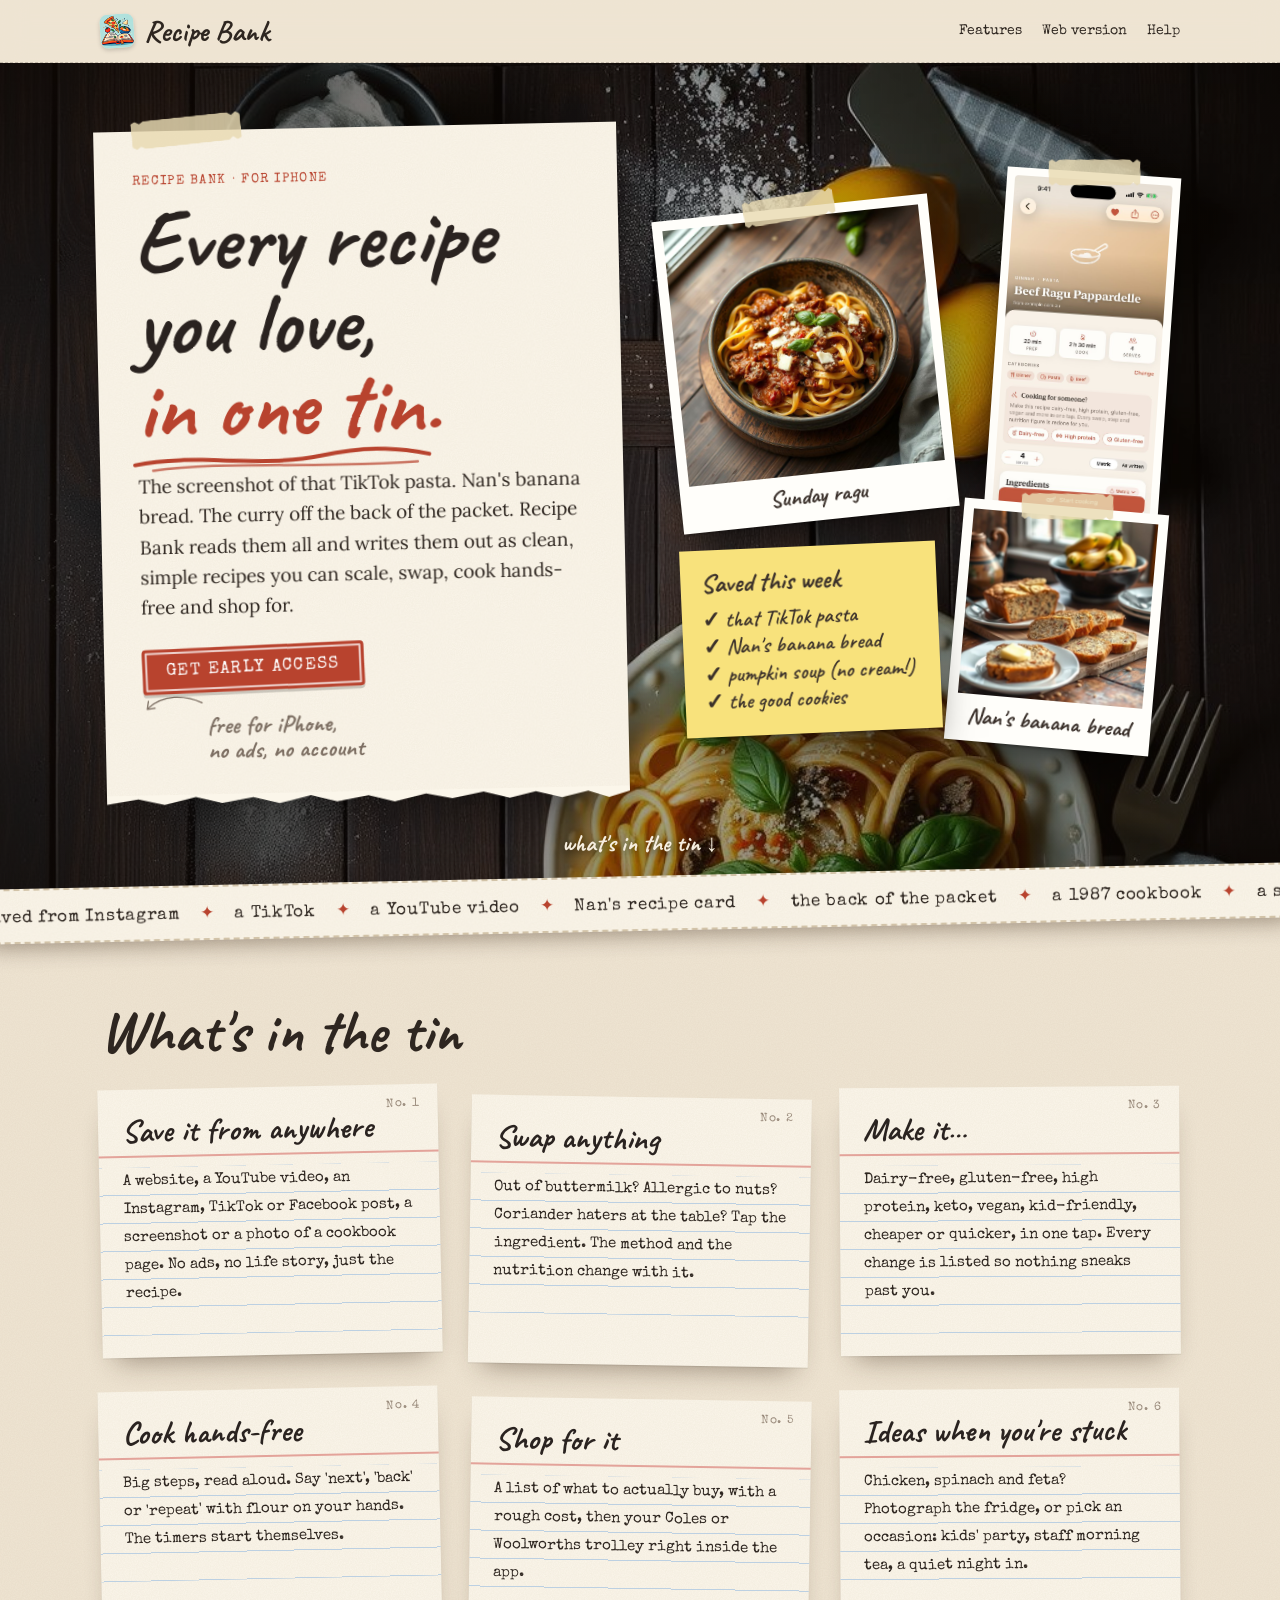
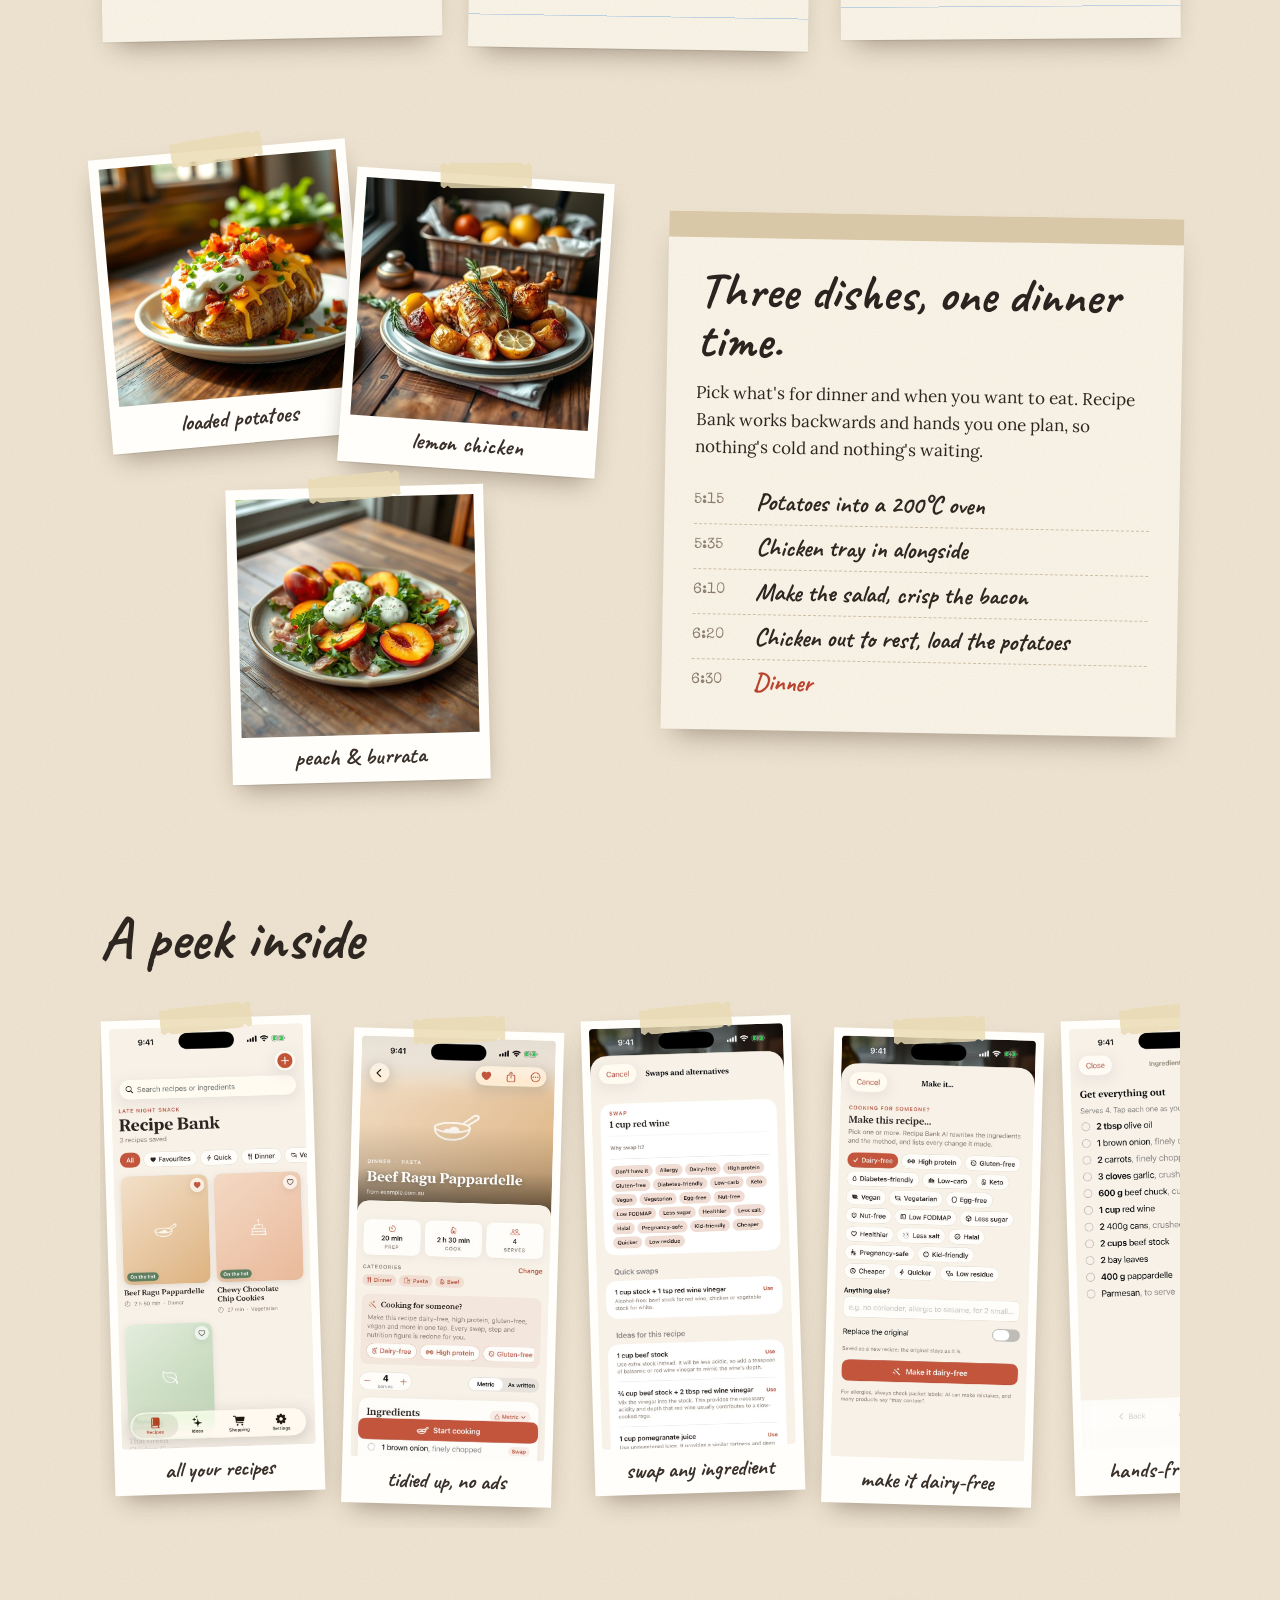
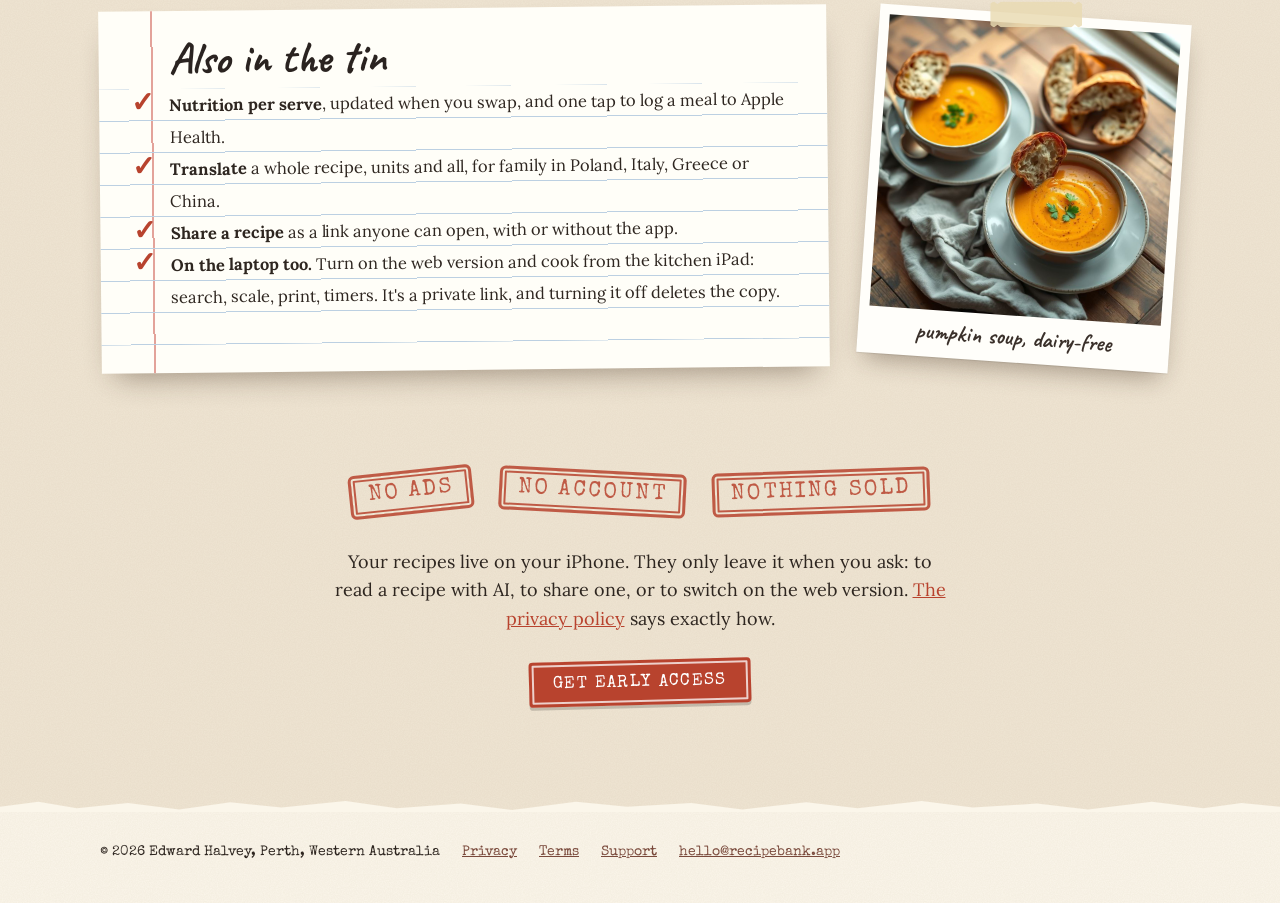
<file: index.html>
<!doctype html>
<html lang="en-AU">
<head>
<meta charset="utf-8">
<script async src="https://www.googletagmanager.com/gtag/js?id=G-C3EH7R542Y"></script>
<script>window.dataLayer=window.dataLayer||[];function gtag(){dataLayer.push(arguments);}gtag('js',new Date());gtag('config','G-C3EH7R542Y');</script>
<meta name="viewport" content="width=device-width, initial-scale=1, viewport-fit=cover">
<title>Recipe Bank: every recipe you love, in one place</title>
<meta name="description" content="Save recipes from any website, video, screenshot or message. Swap ingredients, make any recipe dairy-free or high protein, cook hands-free and shop at Coles or Woolworths.">
<meta property="og:title" content="Recipe Bank: every recipe you love, in one place">
<meta property="og:description" content="Save recipes from any website, video, screenshot or message. Swap ingredients, make any recipe dairy-free or high protein, cook hands-free and shop at Coles or Woolworths.">
<meta property="og:image" content="https://recipebank.app/assets/og.jpg">
<meta name="theme-color" content="#EFE5D3">
<link rel="icon" href="/assets/icon-64.png">
<link rel="apple-touch-icon" href="/assets/icon-180.png">
<link rel="preconnect" href="https://fonts.googleapis.com"><link rel="preconnect" href="https://fonts.gstatic.com" crossorigin><link href="https://fonts.googleapis.com/css2?family=Caveat:wght@500;700&family=Lora:ital,wght@0,400;0,500;0,600;1,400&family=Special+Elite&display=swap" rel="stylesheet">
<link rel="stylesheet" href="/assets/site.css?v=5">

</head>
<body>
<header class="top"><div class="wrap">
<a class="brand" href="/"><img src="/assets/icon-64.png" alt="">Recipe Bank</a>
<nav><a class="hide-sm" href="/#features">Features</a><a class="hide-sm" href="/my/">Web version</a><a href="/support/">Help</a></nav>
</div></header>
<main class="scrap">
<section class="s-hero"><div class="wrap">
  <div class="s-hero-text note-card drop" style="--r:-1.2deg;--d:.05s">
    <span class="kicker">Recipe Bank · for iPhone</span>
    <h1>Every recipe you love, <span class="scribble">in one tin.<svg class="ul" viewBox="0 0 300 24" preserveAspectRatio="none" aria-hidden="true"><path pathLength="1" d="M3 15 C 60 5, 120 20, 180 10 S 270 8, 297 13"/><path pathLength="1" class="ul2" d="M20 20 C 90 12, 170 22, 285 16"/></svg></span></h1>
    <p class="lead">The screenshot of that TikTok pasta. Nan's banana bread. The curry off the back of the packet. Recipe Bank reads them all and writes them out as clean, simple recipes you can scale, swap, cook hands-free and shop for.</p>
    <div class="cta">
      <a class="stamp-btn" href="mailto:hello@recipebank.app?subject=Recipe%20Bank%20early%20access">Get early access</a>
      <span class="aside"><svg class="arrow" viewBox="0 0 120 70" aria-hidden="true"><path d="M4 8 C 40 4, 78 18, 96 50" fill="none" stroke="currentColor" stroke-width="2.4" stroke-linecap="round"/><path d="M84 46 L97 53 L100 38" fill="none" stroke="currentColor" stroke-width="2.4" stroke-linecap="round" stroke-linejoin="round"/></svg>free for iPhone,<br>no ads, no account</span>
    </div>
  </div>
  <div class="collage" aria-hidden="true">
    <div class="drop c1" style="--r:-6deg;--d:.35s" data-depth="18"><figure class="polaroid tape "><img src="/assets/food/ragu.jpg" alt="Sunday ragu" loading="lazy" width="800" height="800"><figcaption>Sunday ragu</figcaption></figure></div>
    <div class="drop c3" style="--r:4deg;--d:.55s" data-depth="30"><div class="print tape"><img src="/assets/shots/recipe.jpg" alt="" width="600" height="1303"></div></div>
    <div class="drop c2" style="--r:5deg;--d:.75s" data-depth="12"><figure class="polaroid tape "><img src="/assets/food/bananabread.jpg" alt="Nan's banana bread" loading="lazy" width="800" height="800"><figcaption>Nan's banana bread</figcaption></figure></div>
    <div class="drop c4" style="--r:-2.5deg;--d:.95s" data-depth="24"><div class="sticky"><b>Saved this week</b><span>✓ that TikTok pasta</span><span>✓ Nan's banana bread</span><span>✓ pumpkin soup (no cream!)</span><span>✓ the good cookies</span></div></div>
  </div>
</div>
<a class="scroll-cue" href="#features" aria-label="See what it does">what's in the tin ↓</a>
</section>

<div class="ticker" aria-label="Recipe Bank reads recipes from Instagram, TikTok, YouTube, websites, screenshots, cookbooks and handwritten cards"><div class="ticker-track" aria-hidden="true"><span>Saved from Instagram</span><i>✦</i><span>a TikTok</span><i>✦</i><span>a YouTube video</span><i>✦</i><span>Nan's recipe card</span><i>✦</i><span>the back of the packet</span><i>✦</i><span>a 1987 cookbook</span><i>✦</i><span>a screenshot</span><i>✦</i><span>a Facebook post</span><i>✦</i><span>a food blog, minus the life story</span><i>✦</i><span>a photo of the fridge</span><i>✦</i><span>Saved from Instagram</span><i>✦</i><span>a TikTok</span><i>✦</i><span>a YouTube video</span><i>✦</i><span>Nan's recipe card</span><i>✦</i><span>the back of the packet</span><i>✦</i><span>a 1987 cookbook</span><i>✦</i><span>a screenshot</span><i>✦</i><span>a Facebook post</span><i>✦</i><span>a food blog, minus the life story</span><i>✦</i><span>a photo of the fridge</span><i>✦</i></div></div>

<section class="s-tin" id="features"><div class="wrap">
  <h2 class="hand">What's in the tin</h2>
  <div class="icards">
    <article class="icard"><span class="no">No. 1</span><h3>Save it from anywhere</h3><p>A website, a YouTube video, an Instagram, TikTok or Facebook post, a screenshot or a photo of a cookbook page. No ads, no life story, just the recipe.</p></article>
    <article class="icard"><span class="no">No. 2</span><h3>Swap anything</h3><p>Out of buttermilk? Allergic to nuts? Coriander haters at the table? Tap the ingredient. The method and the nutrition change with it.</p></article>
    <article class="icard"><span class="no">No. 3</span><h3>Make it…</h3><p>Dairy-free, gluten-free, high protein, keto, vegan, kid-friendly, cheaper or quicker, in one tap. Every change is listed so nothing sneaks past you.</p></article>
    <article class="icard"><span class="no">No. 4</span><h3>Cook hands-free</h3><p>Big steps, read aloud. Say 'next', 'back' or 'repeat' with flour on your hands. The timers start themselves.</p></article>
    <article class="icard"><span class="no">No. 5</span><h3>Shop for it</h3><p>A list of what to actually buy, with a rough cost, then your Coles or Woolworths trolley right inside the app.</p></article>
    <article class="icard"><span class="no">No. 6</span><h3>Ideas when you're stuck</h3><p>Chicken, spinach and feta? Photograph the fridge, or pick an occasion: kids' party, staff morning tea, a quiet night in.</p></article>
  </div>
</div></section>

<section class="s-dinner"><div class="wrap">
  <div class="dinner-photos" aria-hidden="true">
    <figure class="polaroid tape d1"><img src="/assets/food/potato.jpg" alt="loaded potatoes" loading="lazy" width="800" height="800"><figcaption>loaded potatoes</figcaption></figure>
    <figure class="polaroid tape d2"><img src="/assets/food/chicken.jpg" alt="lemon chicken" loading="lazy" width="800" height="800"><figcaption>lemon chicken</figcaption></figure>
    <figure class="polaroid tape d3"><img src="/assets/food/salad.jpg" alt="peach & burrata" loading="lazy" width="800" height="800"><figcaption>peach & burrata</figcaption></figure>
  </div>
  <div class="dinner-card">
    <h2 class="hand">Three dishes, one dinner time.</h2>
    <p>Pick what's for dinner and when you want to eat. Recipe Bank works backwards and hands you one plan, so nothing's cold and nothing's waiting.</p>
    <ol class="plan">
      <li><time>5:15</time>Potatoes into a 200°C oven</li>
      <li><time>5:35</time>Chicken tray in alongside</li>
      <li><time>6:10</time>Make the salad, crisp the bacon</li>
      <li><time>6:20</time>Chicken out to rest, load the potatoes</li>
      <li><time>6:30</time><b>Dinner</b></li>
    </ol>
  </div>
</div></section>

<section class="s-peek"><div class="wrap">
  <h2 class="hand">A peek inside</h2>
  <div class="prints">
    <figure class="print tape"><img src="/assets/shots/list.jpg" alt="all your recipes" loading="lazy" width="600" height="1303"><figcaption>all your recipes</figcaption></figure>
    <figure class="print tape"><img src="/assets/shots/recipe.jpg" alt="tidied up, no ads" loading="lazy" width="600" height="1303"><figcaption>tidied up, no ads</figcaption></figure>
    <figure class="print tape"><img src="/assets/shots/swap.jpg" alt="swap any ingredient" loading="lazy" width="600" height="1303"><figcaption>swap any ingredient</figcaption></figure>
    <figure class="print tape"><img src="/assets/shots/adapt.jpg" alt="make it dairy-free" loading="lazy" width="600" height="1303"><figcaption>make it dairy-free</figcaption></figure>
    <figure class="print tape"><img src="/assets/shots/cook.jpg" alt="hands-free cooking" loading="lazy" width="600" height="1303"><figcaption>hands-free cooking</figcaption></figure>
    <figure class="print tape"><img src="/assets/shots/ideas.jpg" alt="ideas for any occasion" loading="lazy" width="600" height="1303"><figcaption>ideas for any occasion</figcaption></figure>
    <figure class="print tape"><img src="/assets/shots/shopping.jpg" alt="the shopping, sorted" loading="lazy" width="600" height="1303"><figcaption>the shopping, sorted</figcaption></figure>
    <figure class="print tape"><img src="/assets/shots/nutrition.jpg" alt="nutrition per serve" loading="lazy" width="600" height="1303"><figcaption>nutrition per serve</figcaption></figure>
  </div>
</div></section>

<section class="s-more"><div class="wrap">
  <div class="notebook">
    <h2 class="hand">Also in the tin</h2>
    <ul>
      <li><b>Nutrition per serve</b>, updated when you swap, and one tap to log a meal to Apple Health.</li>
      <li><b>Translate</b> a whole recipe, units and all, for family in Poland, Italy, Greece or China.</li>
      <li><b>Share a recipe</b> as a link anyone can open, with or without the app.</li>
      <li><b>On the laptop too.</b> Turn on the web version and cook from the kitchen iPad: search, scale, print, timers. It's a private link, and turning it off deletes the copy.</li>
    </ul>
  </div>
  <figure class="polaroid tape m1"><img src="/assets/food/soup.jpg" alt="pumpkin soup, dairy-free" loading="lazy" width="800" height="800"><figcaption>pumpkin soup, dairy-free</figcaption></figure>
</div></section>

<section class="s-private"><div class="wrap">
  <div class="stamps" aria-hidden="true"><span>No ads</span><span>No account</span><span>Nothing sold</span></div>
  <p>Your recipes live on your iPhone. They only leave it when you ask: to read a recipe with AI, to share one, or to switch on the web version. <a href="/privacy/">The privacy policy</a> says exactly how.</p>
  <p><a class="stamp-btn" href="mailto:hello@recipebank.app?subject=Recipe%20Bank%20early%20access">Get early access</a></p>
</div></section>
</main>
<footer><div class="wrap">
<span>© 2026 Edward Halvey, Perth, Western Australia</span>
<a href="/privacy/">Privacy</a><a href="/terms/">Terms</a><a href="/support/">Support</a><a href="mailto:hello@recipebank.app">hello@recipebank.app</a>
</div></footer>
<script>
(function(){
  if (matchMedia('(prefers-reduced-motion: reduce)').matches) return;
  var items = [].slice.call(document.querySelectorAll('.collage [data-depth]'));
  var hero = document.querySelector('.s-hero'), ticking = false;
  function move(){ var y = Math.min(scrollY, hero.offsetHeight);
    items.forEach(function(el){ el.style.setProperty('--py', (-y * el.dataset.depth / 100) + 'px'); }); ticking = false; }
  addEventListener('scroll', function(){ if (!ticking) { ticking = true; requestAnimationFrame(move); } }, {passive: true});
  var io = new IntersectionObserver(function(es){ es.forEach(function(e){ if (e.isIntersecting) { e.target.classList.add('in'); io.unobserve(e.target); } }); }, {rootMargin: '0px 0px -8% 0px'});
  document.querySelectorAll('.icard, .dinner-card, .dinner-photos .polaroid, .notebook, .m1, .stamps span').forEach(function(el, i){ el.classList.add('reveal'); io.observe(el); });
})();
</script>
</body>
</html>
</file>
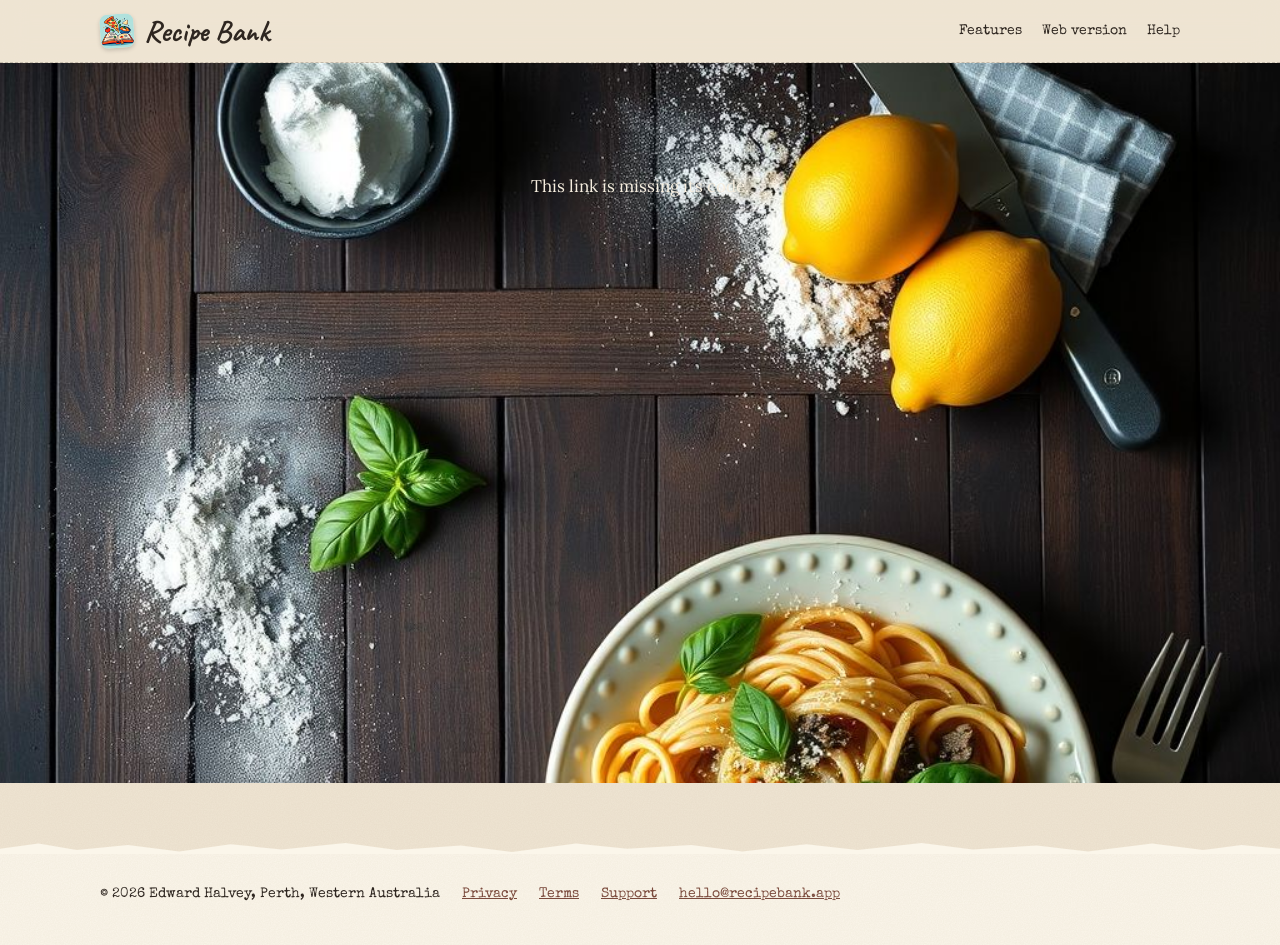
<file: d/index.html>
<!doctype html>
<html lang="en-AU">
<head>
<meta charset="utf-8">

<meta name="viewport" content="width=device-width, initial-scale=1, viewport-fit=cover">
<title>Dinner's on · Recipe Bank</title>
<meta name="description" content="What's cooking and when it will be ready.">
<meta property="og:title" content="Dinner's on · Recipe Bank">
<meta property="og:description" content="What's cooking and when it will be ready.">
<meta property="og:image" content="https://recipebank.app/assets/og.jpg">
<meta name="theme-color" content="#EFE5D3">
<link rel="icon" href="/assets/icon-64.png">
<link rel="apple-touch-icon" href="/assets/icon-180.png">
<link rel="preconnect" href="https://fonts.googleapis.com"><link rel="preconnect" href="https://fonts.gstatic.com" crossorigin><link href="https://fonts.googleapis.com/css2?family=Caveat:wght@500;700&family=Lora:ital,wght@0,400;0,500;0,600;1,400&family=Special+Elite&display=swap" rel="stylesheet">
<link rel="stylesheet" href="/assets/site.css?v=5">
<meta name="robots" content="noindex">
</head>
<body>
<header class="top"><div class="wrap">
<a class="brand" href="/"><img src="/assets/icon-64.png" alt="">Recipe Bank</a>
<nav><a class="hide-sm" href="/#features">Features</a><a class="hide-sm" href="/my/">Web version</a><a href="/support/">Help</a></nav>
</div></header>
<main class="scrap dn"><div class="wrap" id="dinner"><div class="empty">Checking the kitchen…</div></div></main>
<footer><div class="wrap">
<span>© 2026 Edward Halvey, Perth, Western Australia</span>
<a href="/privacy/">Privacy</a><a href="/terms/">Terms</a><a href="/support/">Support</a><a href="mailto:hello@recipebank.app">hello@recipebank.app</a>
</div></footer>
<script>
(function(){
  var API = 'https://bbwjroytqxynborrqylr.supabase.co/functions/v1/recipebank/dinner/';
  var id = (new URLSearchParams(location.search).get('id') || '').replace(/[^A-Za-z0-9]/g, '');
  var el = document.getElementById('dinner'), last = null;
  function esc(s){ return String(s == null ? '' : s).replace(/[&<>"]/g, function(c){ return {'&':'&amp;','<':'&lt;','>':'&gt;','"':'&quot;'}[c]; }); }
  function t(d){ return new Date(d).toLocaleTimeString([], {hour: 'numeric', minute: '2-digit'}); }
  function until(d){ var m = Math.round((new Date(d) - Date.now()) / 60000);
    if (m <= 0) return 'any minute now'; if (m < 60) return 'in ' + m + ' minute' + (m == 1 ? '' : 's');
    var h = Math.floor(m / 60), r = m % 60; return 'in ' + h + ' h' + (r ? ' ' + r + ' min' : ''); }
  function ago(d){ var m = Math.round((Date.now() - new Date(d)) / 60000); return m < 1 ? 'just now' : m + ' min ago'; }
  function render(d){
    last = d;
    var who = d.person ? esc(d.person) : 'Someone', whom = d.for_whom ? esc(d.for_whom) : 'you';
    var pct = d.steps ? Math.min(100, Math.round(100 * Math.min(d.step, d.steps) / d.steps)) : 0;
    var photo = d.photo ? '<figure class="polaroid tape dn-photo"><img src="' + esc(d.photo) + '" alt=""><figcaption>' + esc(d.title) + '</figcaption></figure>'
                        : '<div class="dn-noimg">🍽</div>';
    var stale = !d.done && (Date.now() - new Date(d.updated_at)) > 30 * 60000;
    document.title = (d.done ? "Dinner's ready · " : "Dinner's on · ") + (d.title || 'Recipe Bank');
    el.innerHTML =
      '<div class="dn-grid">' +
        '<div class="note-card dn-card">' +
          '<span class="kicker">' + (d.done ? "Dinner's ready" : "Dinner's on") + '</span>' +
          '<h1 class="hand">' + who + (d.done ? ' says come and get it!' : ' is cooking for ' + whom) + '</h1>' +
          '<p class="dn-title">' + esc(d.title) + '</p>' +
          (d.done ? '<div class="dn-stamp">Ready</div>' :
            '<div class="dn-ready"><span>Ready about</span><b>' + (d.ready_at ? t(d.ready_at) : 'soon') + '</b>' +
              (d.ready_at ? '<em>' + until(d.ready_at) + '</em>' : '') + '</div>' +
            (d.steps ? '<div class="dn-bar"><i style="width:' + pct + '%"></i></div><p class="dn-step">' +
              (d.step == 0 ? 'Getting the ingredients out' : d.step > d.steps ? 'Finishing up' : 'Step ' + d.step + ' of ' + d.steps) + '</p>' : '') +
            (d.step_text && d.step > 0 && d.step <= d.steps ? '<p class="dn-now">Now: ' + esc(d.step_text) + '</p>' : '')) +
          (stale ? '<p class="small muted">Last update ' + ago(d.updated_at) + '.</p>' : '<p class="small muted dn-live">● live, updates by itself</p>') +
        '</div>' +
        '<div class="dn-side">' + photo + (d.note ? '<div class="sticky dn-note"><b>Note</b><span>' + esc(d.note) + '</span></div>' : '') + '</div>' +
      '</div>';
  }
  function load(){
    if (!id) { el.innerHTML = '<div class="empty">This link is missing its code.</div>'; return; }
    fetch(API + id, {cache: 'no-store'}).then(function(r){ if (!r.ok) throw r.status; return r.json(); }).then(render)
      .catch(function(e){ if (e === 404 && !last) el.innerHTML = '<div class="empty"><h1 class="hand">Nothing cooking here</h1><p>This dinner link has finished or expired.</p></div>'; });
  }
  load(); setInterval(load, 30000); setInterval(function(){ if (last) render(last); }, 30000);
})();
</script>
</body>
</html>
</file>
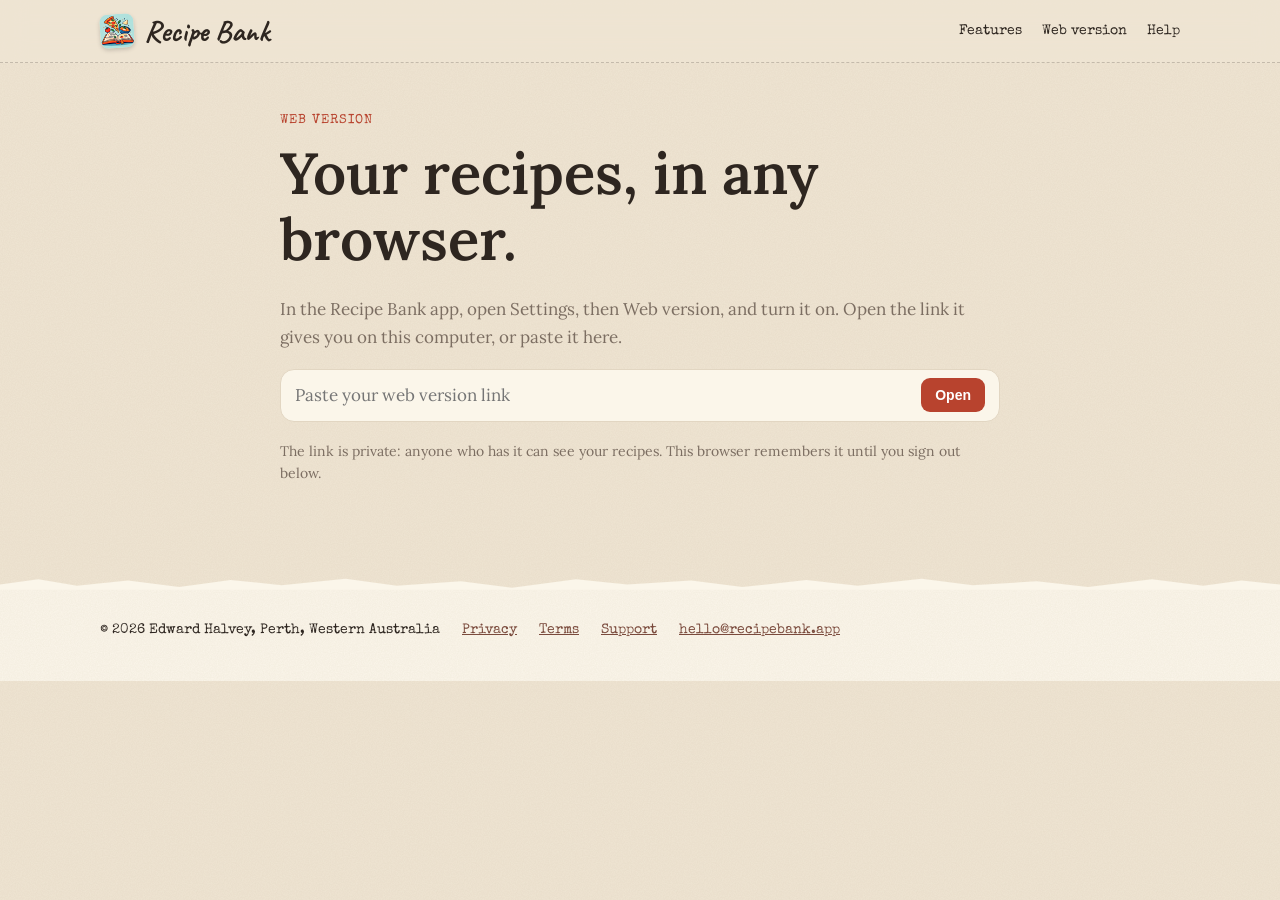
<file: my/index.html>
<!doctype html>
<html lang="en-AU">
<head>
<meta charset="utf-8">

<meta name="viewport" content="width=device-width, initial-scale=1, viewport-fit=cover">
<title>My recipes · Recipe Bank</title>
<meta name="description" content="Your Recipe Bank recipes in the browser.">
<meta property="og:title" content="My recipes · Recipe Bank">
<meta property="og:description" content="Your Recipe Bank recipes in the browser.">
<meta property="og:image" content="https://recipebank.app/assets/og.jpg">
<meta name="theme-color" content="#EFE5D3">
<link rel="icon" href="/assets/icon-64.png">
<link rel="apple-touch-icon" href="/assets/icon-180.png">
<link rel="preconnect" href="https://fonts.googleapis.com"><link rel="preconnect" href="https://fonts.gstatic.com" crossorigin><link href="https://fonts.googleapis.com/css2?family=Caveat:wght@500;700&family=Lora:ital,wght@0,400;0,500;0,600;1,400&family=Special+Elite&display=swap" rel="stylesheet">
<link rel="stylesheet" href="/assets/site.css?v=5">
<meta name="robots" content="noindex">
</head>
<body>
<header class="top"><div class="wrap">
<a class="brand" href="/"><img src="/assets/icon-64.png" alt="">Recipe Bank</a>
<nav><a class="hide-sm" href="/#features">Features</a><a class="hide-sm" href="/my/">Web version</a><a href="/support/">Help</a></nav>
</div></header>
<main id="app"><div class="empty">Loading…</div></main>
<footer><div class="wrap">
<span>© 2026 Edward Halvey, Perth, Western Australia</span>
<a href="/privacy/">Privacy</a><a href="/terms/">Terms</a><a href="/support/">Support</a><a href="mailto:hello@recipebank.app">hello@recipebank.app</a>
</div></footer>
<script src="/assets/rb.js"></script>
<script>
(() => {
  const app = document.getElementById("app");
  let data = null, key = null, query = "", filter = "all";
  const store = { get(k) { try { return localStorage.getItem(k); } catch { return null; } },
                  set(k, v) { try { v == null ? localStorage.removeItem(k) : localStorage.setItem(k, v); } catch {} } };

  function askForLink(msg) {
    app.innerHTML = `<div class="narrow doc"><p class="eyebrow">Web version</p><h1>Your recipes, in any browser.</h1>
      ${msg ? `<div class="note">${RB.esc(msg)}</div>` : ""}
      <p class="muted">In the Recipe Bank app, open Settings, then Web version, and turn it on. Open the link it gives you on this computer, or paste it here.</p>
      <form id="f" class="search" style="margin:18px 0"><input id="k" placeholder="Paste your web version link" autocomplete="off"><button class="btn small">Open</button></form>
      <p class="small muted">The link is private: anyone who has it can see your recipes. This browser remembers it until you sign out below.</p></div>`;
    document.getElementById("f").onsubmit = (e) => { e.preventDefault();
      const v = document.getElementById("k").value.trim(); const m = v.match(/[A-Za-z0-9_-]{24,64}$/) || v.match(/#([A-Za-z0-9_-]{24,64})/);
      if (m) location.hash = (m[1] || m[0]); };
  }

  async function load() {
    const h = location.hash.slice(1).split("/");
    key = h[0] || store.get("rb.key");
    if (!key || !/^[A-Za-z0-9_-]{24,64}$/.test(key)) return askForLink();
    if (!data || data.key !== key) {
      app.innerHTML = '<div class="empty">Loading your recipes…</div>';
      try {
        const r = await fetch(RB.API + "/lib/" + key, { cache: "no-store" });
        if (r.status === 404) { store.set("rb.key", null); return askForLink("That link is not active. The web version may have been turned off in the app."); }
        if (!r.ok) throw new Error(r.status);
        data = await r.json(); data.key = key;
        store.set("rb.key", key);
      } catch (e) { app.innerHTML = '<div class="empty"><h2>Could not load your recipes</h2><p>Check the internet connection and try again.</p></div>'; return; }
    }
    const id = h[1];
    const recipe = id && data.recipes.find((x) => x.id === id);
    recipe ? showRecipe(recipe) : showList();
  }

  const imgOf = (r) => r.imageFile ? data.images + r.imageFile : (r.imageURL || null);

  function showList() {
    document.title = (data.name ? data.name + " · " : "") + "Recipe Bank";
    const all = data.recipes.slice().sort((a, b) => (b.added || "").localeCompare(a.added || ""));
    const tags = {};
    all.forEach((r) => (r.tags || []).forEach((t) => tags[t] = (tags[t] || 0) + 1));
    const top = Object.entries(tags).sort((a, b) => b[1] - a[1]).slice(0, 12).map((x) => x[0]);
    app.innerHTML = `<div class="wrap">
      <div class="lib-top"><div><p class="eyebrow">${RB.esc(data.name || "My recipes")}</p><h1 style="margin:0">Recipe Bank</h1>
      <p class="muted small" style="margin:4px 0 0">${all.length} recipe${all.length === 1 ? "" : "s"} · updated ${new Date(data.updated_at).toLocaleString("en-AU", { dateStyle: "medium", timeStyle: "short" })}</p></div></div>
      <div class="lib-top"><label class="search">🔍<input id="q" placeholder="Search recipes or ingredients" value="${RB.esc(query)}"></label></div>
      <div class="chips" id="chips"></div>
      <div class="grid" id="grid"></div>
      <p class="small muted" style="margin-top:36px">Changes are made in the app on your iPhone and appear here a few seconds later. <a href="#" id="out">Forget this link on this browser</a></p>
    </div>`;
    const chips = [["all", "All"], ...(all.some((r) => r.favourite) ? [["fav", "♥ Favourites"]] : []), ...top.map((t) => ["tag:" + t, t[0].toUpperCase() + t.slice(1)])];
    const chipsEl = document.getElementById("chips");
    const draw = () => {
      chipsEl.innerHTML = chips.map(([k, l]) => `<button class="chip ${filter === k ? "on" : ""}" data-f="${RB.esc(k)}">${RB.esc(l)}</button>`).join("");
      const q = query.toLowerCase();
      const shown = all.filter((r) => {
        if (filter === "fav" && !r.favourite) return false;
        if (filter.startsWith("tag:") && !(r.tags || []).includes(filter.slice(4))) return false;
        if (!q) return true;
        const hay = (r.title + " " + (r.tags || []).join(" ") + " " + (r.groups || []).flatMap((g) => g.items || []).map((i) => i.name).join(" ")).toLowerCase();
        return q.split(/\s+/).every((w) => hay.includes(w));
      });
      document.getElementById("grid").innerHTML = shown.length ? shown.map((r) => {
        const t = (r.prepMinutes || 0) + (r.cookMinutes || 0); const img = imgOf(r);
        return `<a class="tile" href="#${key}/${r.id}"><div class="img">${img ? `<img src="${RB.esc(img)}" alt="" loading="lazy">` : RB.emoji(r)}</div>
          <h3>${RB.esc(r.title)}</h3><div class="muted">${[t ? RB.mins(t) : "", r.favourite ? "♥" : ""].filter(Boolean).join(" · ")}</div></a>`;
      }).join("") : '<div class="empty">Nothing matches that.</div>';
    };
    chipsEl.onclick = (e) => { const b = e.target.closest("[data-f]"); if (b) { filter = b.dataset.f; draw(); } };
    document.getElementById("q").oninput = (e) => { query = e.target.value; draw(); };
    document.getElementById("out").onclick = (e) => { e.preventDefault(); store.set("rb.key", null); data = null; location.hash = ""; askForLink(); };
    draw();
    window.scrollTo(0, 0);
  }

  function showRecipe(r) {
    document.title = r.title + " · Recipe Bank";
    RB.render(app, r, { image: imgOf(r), back: "All recipes", onBack: () => { location.hash = key; } });
    window.scrollTo(0, 0);
  }

  window.addEventListener("hashchange", load);
  load();
})();
</script>
</body>
</html>
</file>
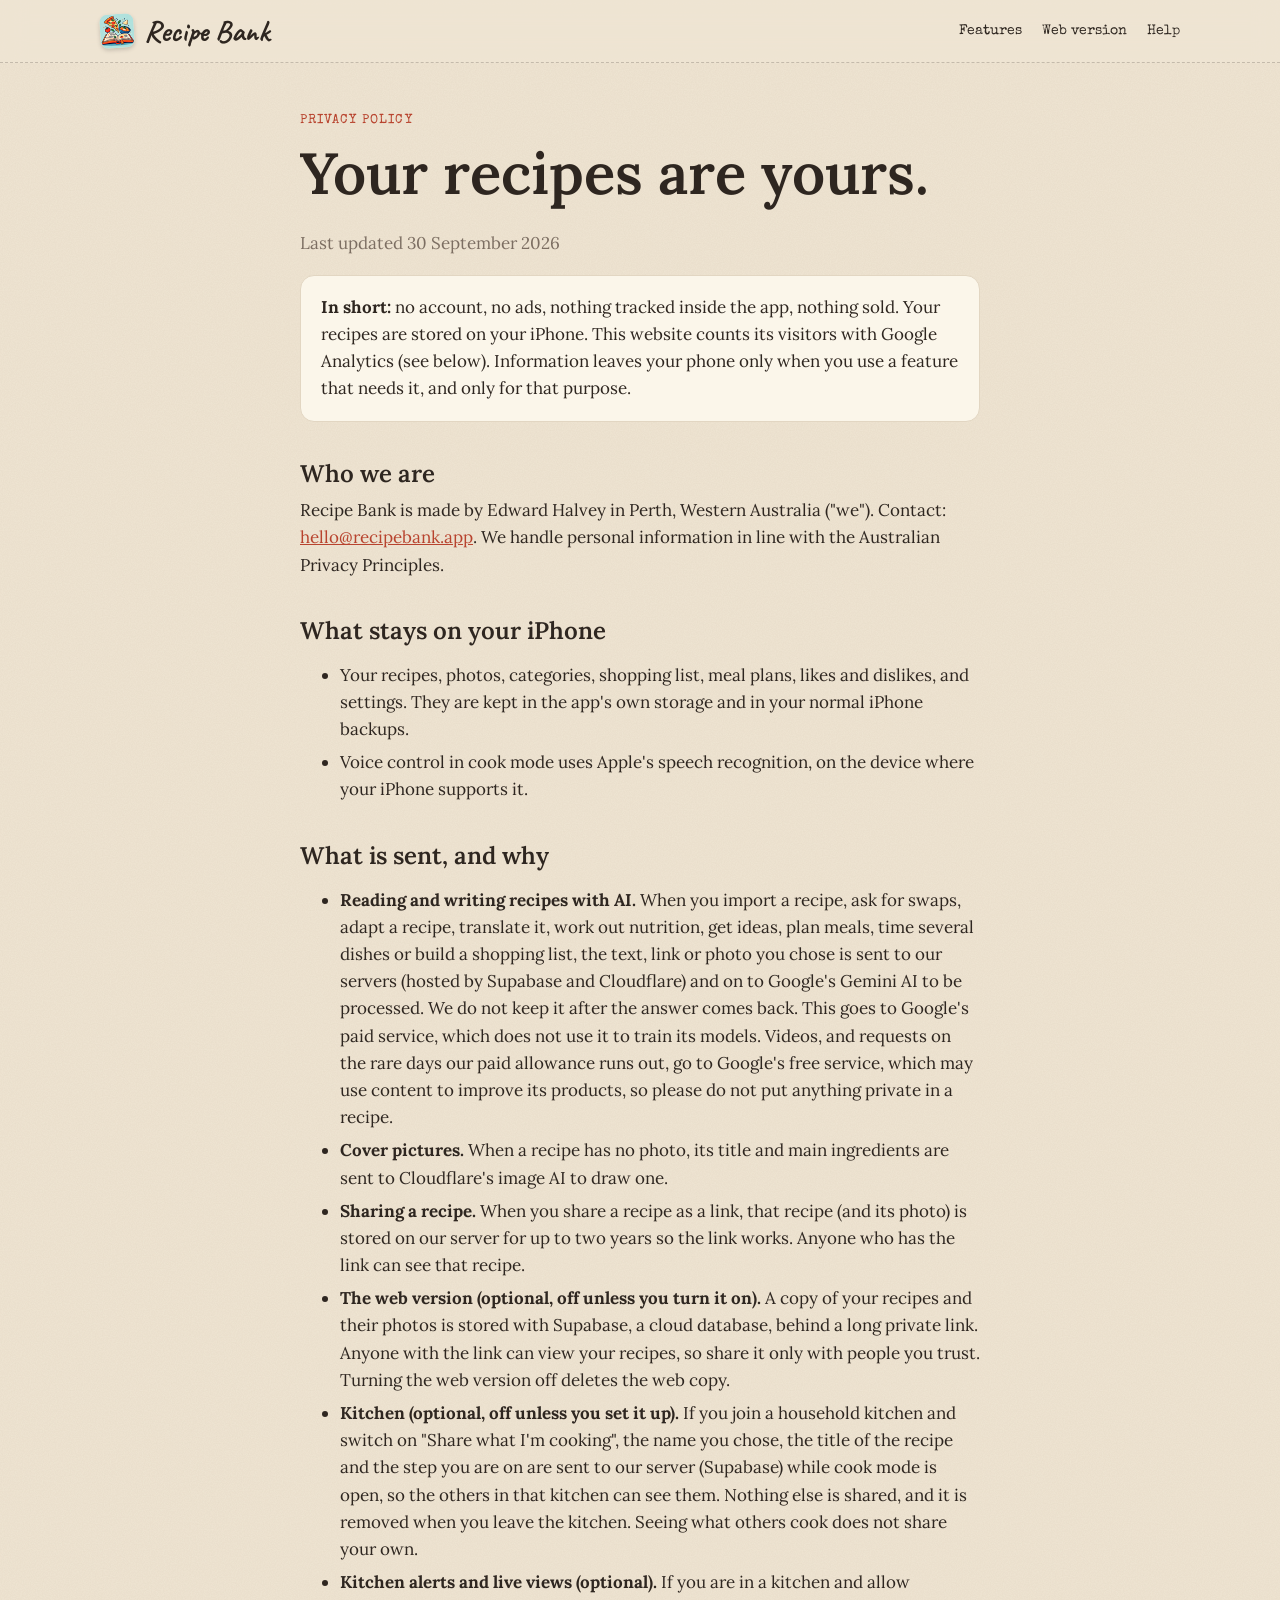
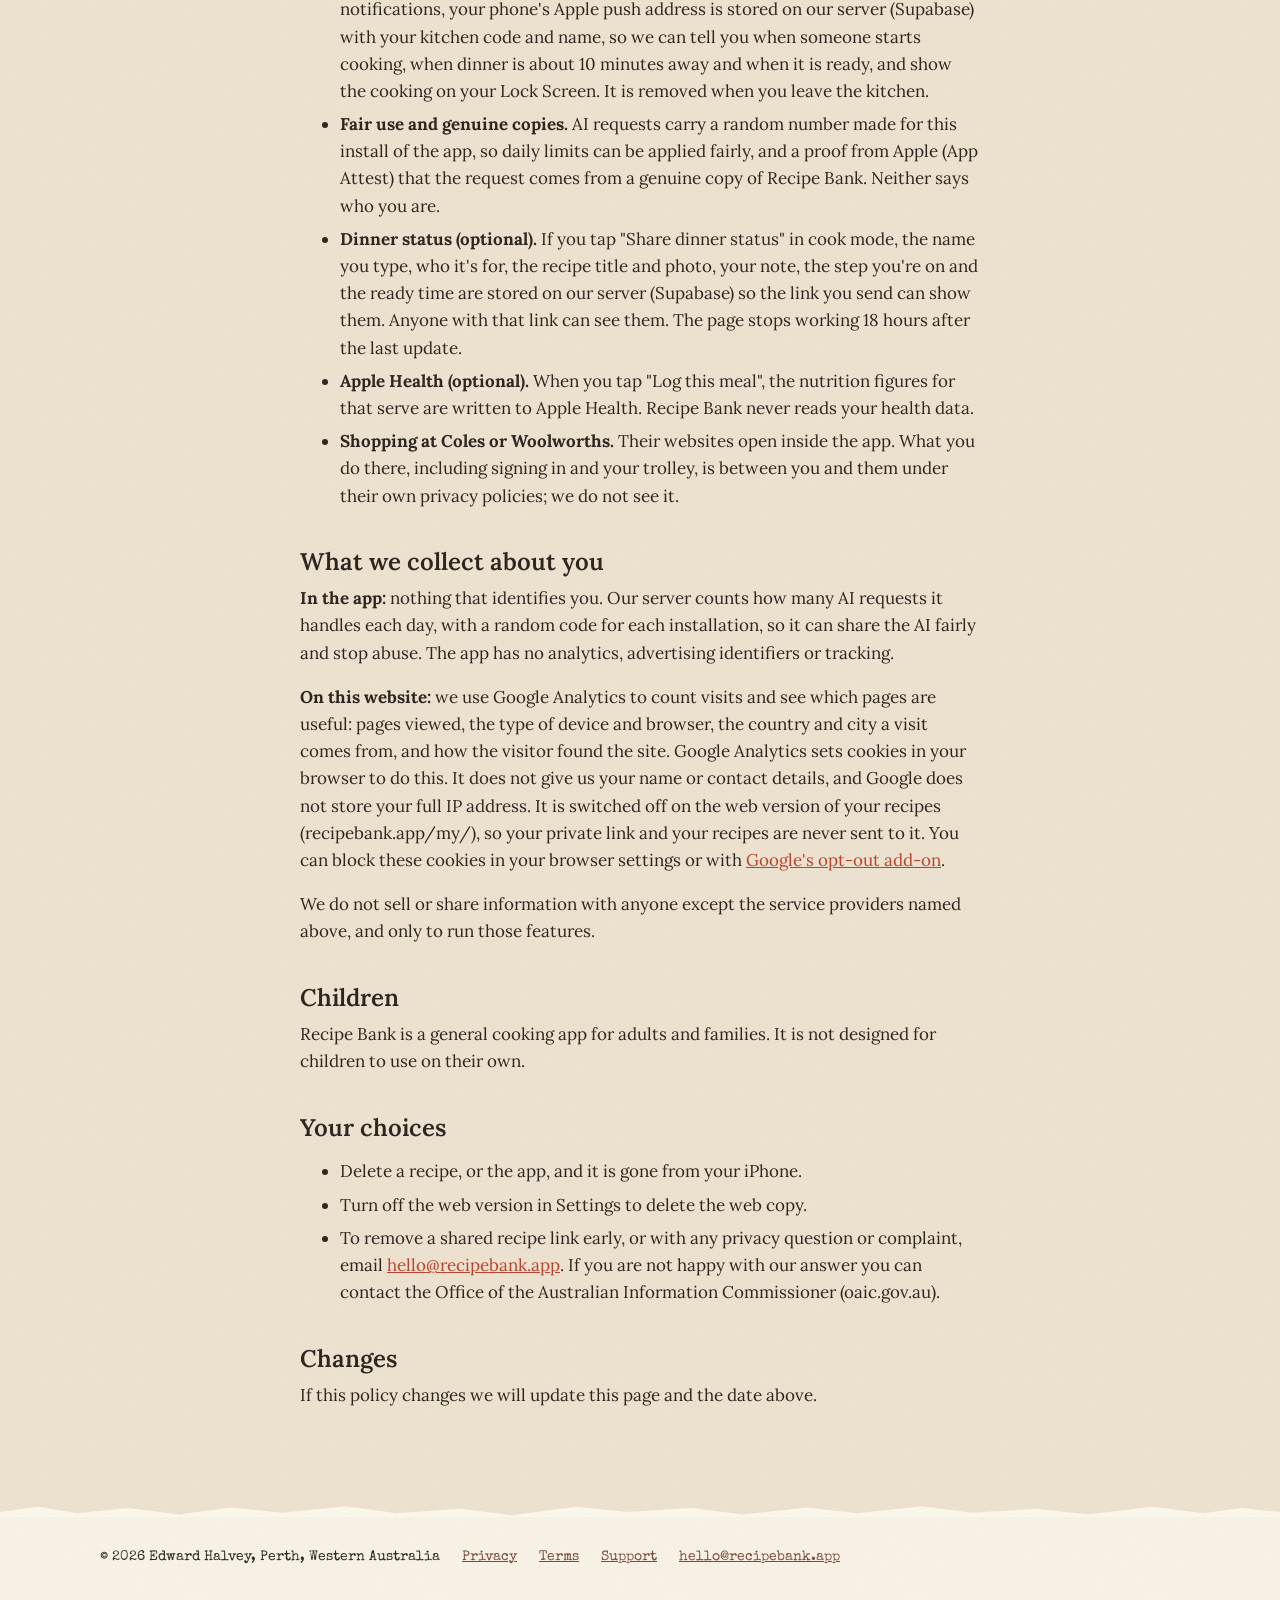
<file: privacy/index.html>
<!doctype html>
<html lang="en-AU">
<head>
<meta charset="utf-8">
<script async src="https://www.googletagmanager.com/gtag/js?id=G-C3EH7R542Y"></script>
<script>window.dataLayer=window.dataLayer||[];function gtag(){dataLayer.push(arguments);}gtag('js',new Date());gtag('config','G-C3EH7R542Y');</script>
<meta name="viewport" content="width=device-width, initial-scale=1, viewport-fit=cover">
<title>Privacy policy · Recipe Bank</title>
<meta name="description" content="How Recipe Bank handles your recipes and information.">
<meta property="og:title" content="Privacy policy · Recipe Bank">
<meta property="og:description" content="How Recipe Bank handles your recipes and information.">
<meta property="og:image" content="https://recipebank.app/assets/og.jpg">
<meta name="theme-color" content="#EFE5D3">
<link rel="icon" href="/assets/icon-64.png">
<link rel="apple-touch-icon" href="/assets/icon-180.png">
<link rel="preconnect" href="https://fonts.googleapis.com"><link rel="preconnect" href="https://fonts.gstatic.com" crossorigin><link href="https://fonts.googleapis.com/css2?family=Caveat:wght@500;700&family=Lora:ital,wght@0,400;0,500;0,600;1,400&family=Special+Elite&display=swap" rel="stylesheet">
<link rel="stylesheet" href="/assets/site.css?v=5">

</head>
<body>
<header class="top"><div class="wrap">
<a class="brand" href="/"><img src="/assets/icon-64.png" alt="">Recipe Bank</a>
<nav><a class="hide-sm" href="/#features">Features</a><a class="hide-sm" href="/my/">Web version</a><a href="/support/">Help</a></nav>
</div></header>
<main class="doc"><div class="narrow">
<p class="eyebrow">Privacy policy</p>
<h1>Your recipes are yours.</h1>
<p class="muted">Last updated 30 September 2026</p>
<div class="note"><b>In short:</b> no account, no ads, nothing tracked inside the app, nothing sold. Your recipes are stored on your iPhone. This website counts its visitors with Google Analytics (see below). Information leaves your phone only when you use a feature that needs it, and only for that purpose.</div>

<h2>Who we are</h2>
<p>Recipe Bank is made by Edward Halvey in Perth, Western Australia ("we"). Contact: <a href="mailto:hello@recipebank.app">hello@recipebank.app</a>. We handle personal information in line with the Australian Privacy Principles.</p>

<h2>What stays on your iPhone</h2>
<ul>
<li>Your recipes, photos, categories, shopping list, meal plans, likes and dislikes, and settings. They are kept in the app's own storage and in your normal iPhone backups.</li>
<li>Voice control in cook mode uses Apple's speech recognition, on the device where your iPhone supports it.</li>
</ul>

<h2>What is sent, and why</h2>
<ul>
<li><b>Reading and writing recipes with AI.</b> When you import a recipe, ask for swaps, adapt a recipe, translate it, work out nutrition, get ideas, plan meals, time several dishes or build a shopping list, the text, link or photo you chose is sent to our servers (hosted by Supabase and Cloudflare) and on to Google's Gemini AI to be processed. We do not keep it after the answer comes back. This goes to Google's paid service, which does not use it to train its models. Videos, and requests on the rare days our paid allowance runs out, go to Google's free service, which may use content to improve its products, so please do not put anything private in a recipe.</li>
<li><b>Cover pictures.</b> When a recipe has no photo, its title and main ingredients are sent to Cloudflare's image AI to draw one.</li>
<li><b>Sharing a recipe.</b> When you share a recipe as a link, that recipe (and its photo) is stored on our server for up to two years so the link works. Anyone who has the link can see that recipe.</li>
<li><b>The web version (optional, off unless you turn it on).</b> A copy of your recipes and their photos is stored with Supabase, a cloud database, behind a long private link. Anyone with the link can view your recipes, so share it only with people you trust. Turning the web version off deletes the web copy.</li>
<li><b>Kitchen (optional, off unless you set it up).</b> If you join a household kitchen and switch on "Share what I'm cooking", the name you chose, the title of the recipe and the step you are on are sent to our server (Supabase) while cook mode is open, so the others in that kitchen can see them. Nothing else is shared, and it is removed when you leave the kitchen. Seeing what others cook does not share your own.</li>
<li><b>Kitchen alerts and live views (optional).</b> If you are in a kitchen and allow notifications, your phone's Apple push address is stored on our server (Supabase) with your kitchen code and name, so we can tell you when someone starts cooking, when dinner is about 10 minutes away and when it is ready, and show the cooking on your Lock Screen. It is removed when you leave the kitchen.</li>
<li><b>Fair use and genuine copies.</b> AI requests carry a random number made for this install of the app, so daily limits can be applied fairly, and a proof from Apple (App Attest) that the request comes from a genuine copy of Recipe Bank. Neither says who you are.</li>
<li><b>Dinner status (optional).</b> If you tap "Share dinner status" in cook mode, the name you type, who it's for, the recipe title and photo, your note, the step you're on and the ready time are stored on our server (Supabase) so the link you send can show them. Anyone with that link can see them. The page stops working 18 hours after the last update.</li>
<li><b>Apple Health (optional).</b> When you tap "Log this meal", the nutrition figures for that serve are written to Apple Health. Recipe Bank never reads your health data.</li>
<li><b>Shopping at Coles or Woolworths.</b> Their websites open inside the app. What you do there, including signing in and your trolley, is between you and them under their own privacy policies; we do not see it.</li>
</ul>

<h2>What we collect about you</h2>
<p><b>In the app:</b> nothing that identifies you. Our server counts how many AI requests it handles each day, with a random code for each installation, so it can share the AI fairly and stop abuse. The app has no analytics, advertising identifiers or tracking.</p>
<p><b>On this website:</b> we use Google Analytics to count visits and see which pages are useful: pages viewed, the type of device and browser, the country and city a visit comes from, and how the visitor found the site. Google Analytics sets cookies in your browser to do this. It does not give us your name or contact details, and Google does not store your full IP address. It is switched off on the web version of your recipes (recipebank.app/my/), so your private link and your recipes are never sent to it. You can block these cookies in your browser settings or with <a href="https://tools.google.com/dlpage/gaoptout">Google's opt-out add-on</a>.</p>
<p>We do not sell or share information with anyone except the service providers named above, and only to run those features.</p>

<h2>Children</h2>
<p>Recipe Bank is a general cooking app for adults and families. It is not designed for children to use on their own.</p>

<h2>Your choices</h2>
<ul>
<li>Delete a recipe, or the app, and it is gone from your iPhone.</li>
<li>Turn off the web version in Settings to delete the web copy.</li>
<li>To remove a shared recipe link early, or with any privacy question or complaint, email <a href="mailto:hello@recipebank.app">hello@recipebank.app</a>. If you are not happy with our answer you can contact the Office of the Australian Information Commissioner (oaic.gov.au).</li>
</ul>

<h2>Changes</h2>
<p>If this policy changes we will update this page and the date above.</p>
</div></main>
<footer><div class="wrap">
<span>© 2026 Edward Halvey, Perth, Western Australia</span>
<a href="/privacy/">Privacy</a><a href="/terms/">Terms</a><a href="/support/">Support</a><a href="mailto:hello@recipebank.app">hello@recipebank.app</a>
</div></footer>

</body>
</html>
</file>
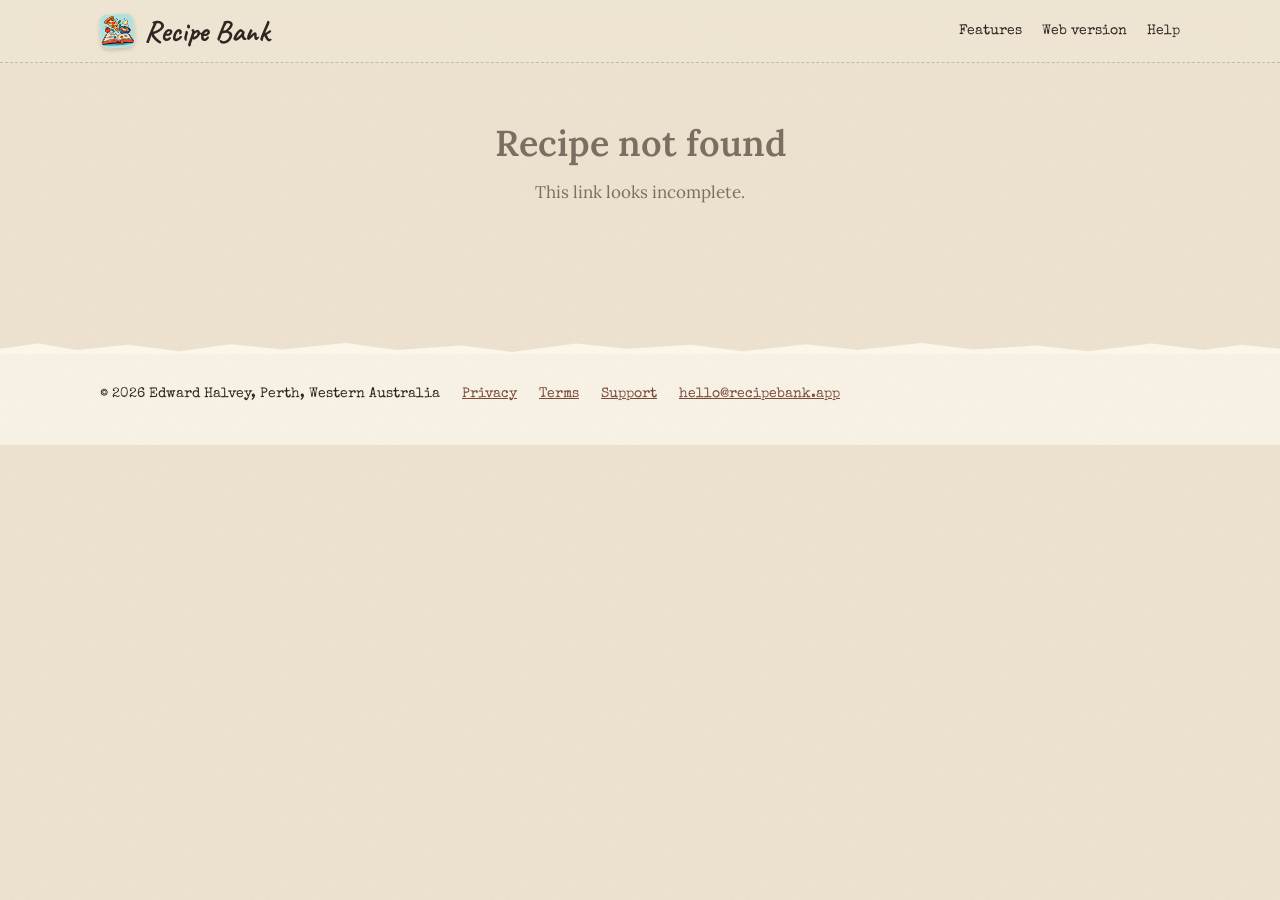
<file: r/index.html>
<!doctype html>
<html lang="en-AU">
<head>
<meta charset="utf-8">
<script async src="https://www.googletagmanager.com/gtag/js?id=G-C3EH7R542Y"></script>
<script>window.dataLayer=window.dataLayer||[];function gtag(){dataLayer.push(arguments);}gtag('js',new Date());gtag('config','G-C3EH7R542Y');</script>
<meta name="viewport" content="width=device-width, initial-scale=1, viewport-fit=cover">
<title>A recipe shared from Recipe Bank</title>
<meta name="description" content="A recipe shared from Recipe Bank.">
<meta property="og:title" content="A recipe shared from Recipe Bank">
<meta property="og:description" content="A recipe shared from Recipe Bank.">
<meta property="og:image" content="https://recipebank.app/assets/og.jpg">
<meta name="theme-color" content="#EFE5D3">
<link rel="icon" href="/assets/icon-64.png">
<link rel="apple-touch-icon" href="/assets/icon-180.png">
<link rel="preconnect" href="https://fonts.googleapis.com"><link rel="preconnect" href="https://fonts.gstatic.com" crossorigin><link href="https://fonts.googleapis.com/css2?family=Caveat:wght@500;700&family=Lora:ital,wght@0,400;0,500;0,600;1,400&family=Special+Elite&display=swap" rel="stylesheet">
<link rel="stylesheet" href="/assets/site.css?v=5">

</head>
<body>
<header class="top"><div class="wrap">
<a class="brand" href="/"><img src="/assets/icon-64.png" alt="">Recipe Bank</a>
<nav><a class="hide-sm" href="/#features">Features</a><a class="hide-sm" href="/my/">Web version</a><a href="/support/">Help</a></nav>
</div></header>
<main id="app"><div class="empty">Loading the recipe…</div></main>
<footer><div class="wrap">
<span>© 2026 Edward Halvey, Perth, Western Australia</span>
<a href="/privacy/">Privacy</a><a href="/terms/">Terms</a><a href="/support/">Support</a><a href="mailto:hello@recipebank.app">hello@recipebank.app</a>
</div></footer>
<script src="/assets/rb.js"></script>
<script>
(async () => {
  const el = document.getElementById("app");
  const m = location.pathname.match(/\/r\/([A-Za-z0-9]{6,16})\/?$/);
  const id = new URLSearchParams(location.search).get("id") || (m && m[1]);
  if (!id || !/^[A-Za-z0-9]{6,16}$/.test(id)) { el.innerHTML = '<div class="empty"><h2>Recipe not found</h2><p>This link looks incomplete.</p></div>'; return; }
  try {
    const r = await fetch(RB.API + "/r/" + id);
    if (!r.ok) throw new Error(r.status);
    const file = await r.json();
    const recipe = file.recipe;
    document.title = recipe.title + " · Recipe Bank";
    const img = file.image ? "https://recipe-bank-relay.ejhalvey.workers.dev/r/" + id + ".jpg" : recipe.imageURL;
    RB.render(el, recipe, { image: img,
      extraActions: '<a class="btn ghost" href="recipebank://r/' + id + '">Open in Recipe Bank</a>' });
    const note = document.createElement("div");
    note.className = "narrow";
    note.innerHTML = '<div class="note" style="margin-top:6px"><b>Shared from Recipe Bank.</b> Save recipes from any website, video or screenshot, swap ingredients and cook hands-free. <a href="/">Find out more</a>.</div>';
    el.appendChild(note);
  } catch (e) {
    el.innerHTML = '<div class="empty"><h2>Recipe not found</h2><p>This link has expired or was typed wrongly.</p><p><a class="btn" href="/">About Recipe Bank</a></p></div>';
  }
})();
</script>
</body>
</html>
</file>
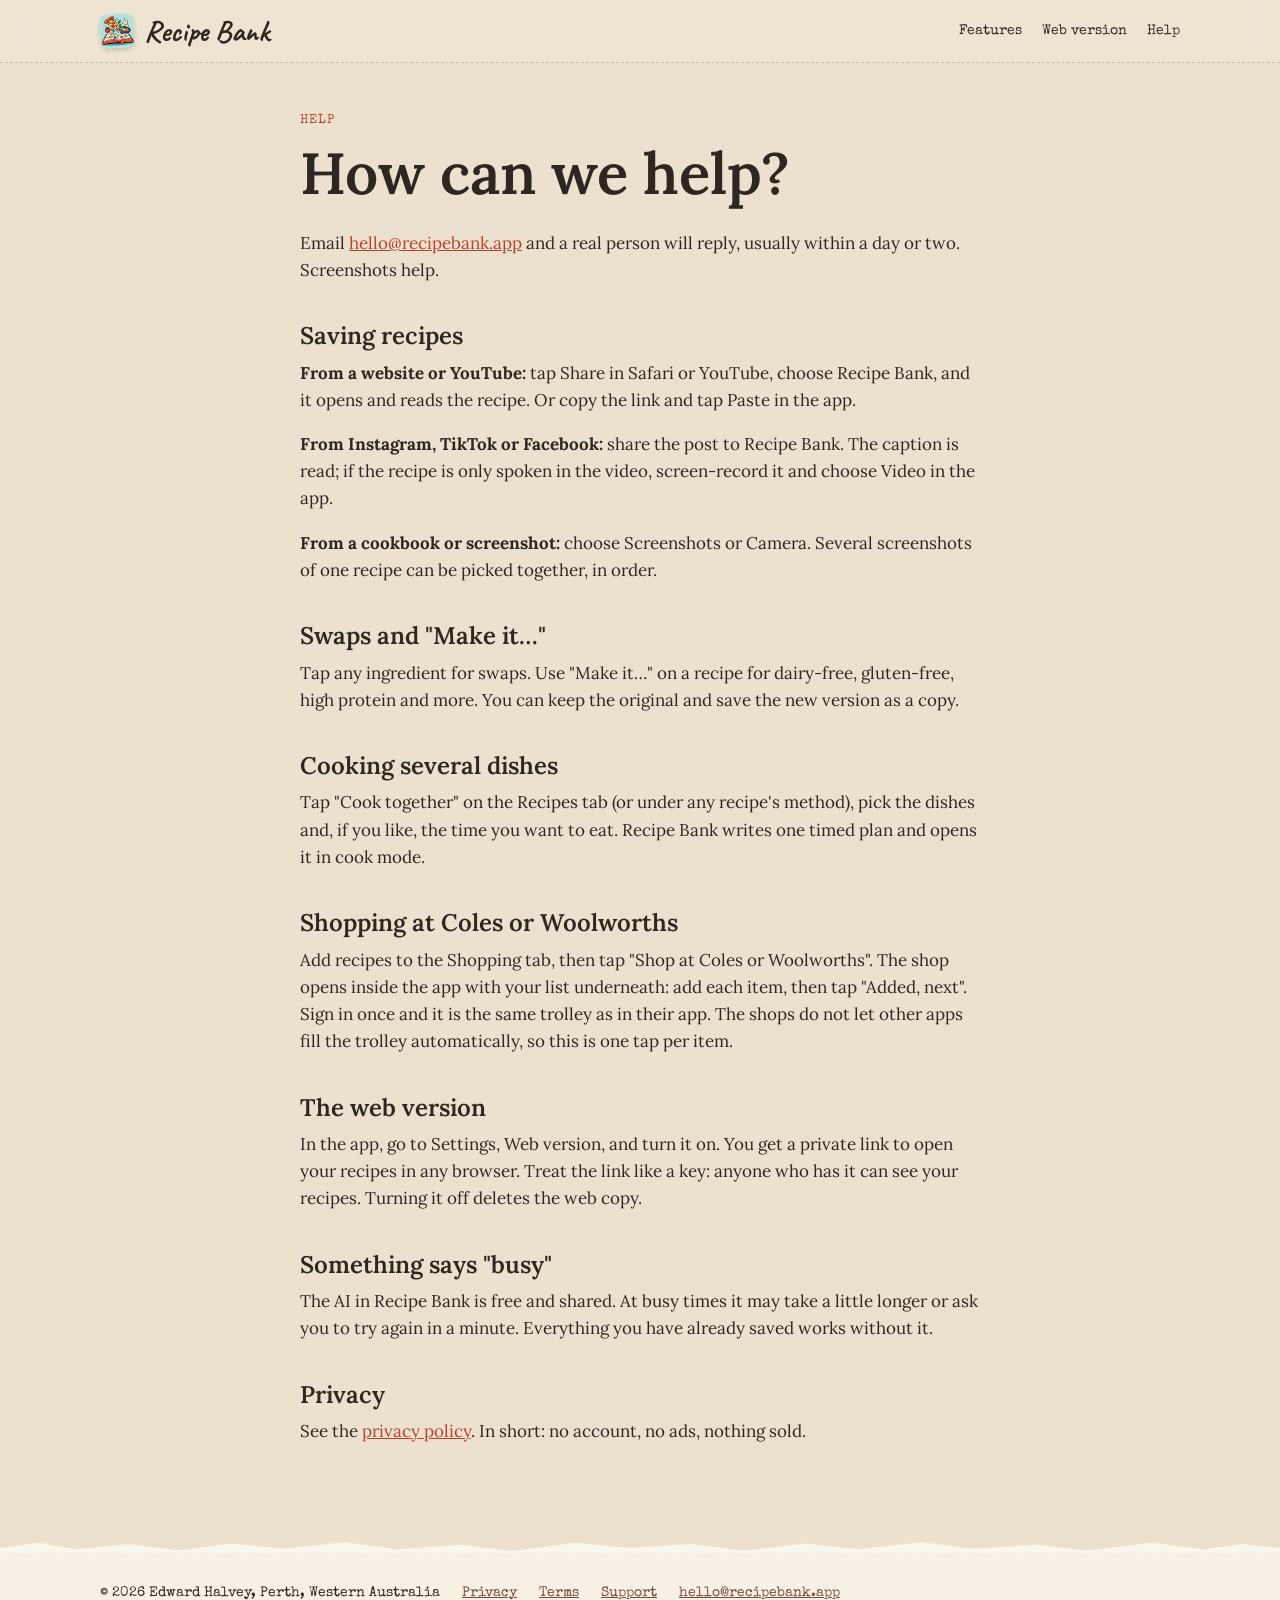
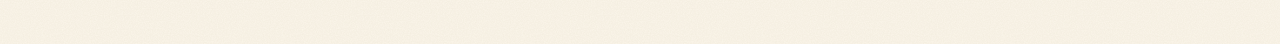
<file: support/index.html>
<!doctype html>
<html lang="en-AU">
<head>
<meta charset="utf-8">
<script async src="https://www.googletagmanager.com/gtag/js?id=G-C3EH7R542Y"></script>
<script>window.dataLayer=window.dataLayer||[];function gtag(){dataLayer.push(arguments);}gtag('js',new Date());gtag('config','G-C3EH7R542Y');</script>
<meta name="viewport" content="width=device-width, initial-scale=1, viewport-fit=cover">
<title>Help and support · Recipe Bank</title>
<meta name="description" content="Answers to common questions about Recipe Bank, and how to get in touch.">
<meta property="og:title" content="Help and support · Recipe Bank">
<meta property="og:description" content="Answers to common questions about Recipe Bank, and how to get in touch.">
<meta property="og:image" content="https://recipebank.app/assets/og.jpg">
<meta name="theme-color" content="#EFE5D3">
<link rel="icon" href="/assets/icon-64.png">
<link rel="apple-touch-icon" href="/assets/icon-180.png">
<link rel="preconnect" href="https://fonts.googleapis.com"><link rel="preconnect" href="https://fonts.gstatic.com" crossorigin><link href="https://fonts.googleapis.com/css2?family=Caveat:wght@500;700&family=Lora:ital,wght@0,400;0,500;0,600;1,400&family=Special+Elite&display=swap" rel="stylesheet">
<link rel="stylesheet" href="/assets/site.css?v=5">

</head>
<body>
<header class="top"><div class="wrap">
<a class="brand" href="/"><img src="/assets/icon-64.png" alt="">Recipe Bank</a>
<nav><a class="hide-sm" href="/#features">Features</a><a class="hide-sm" href="/my/">Web version</a><a href="/support/">Help</a></nav>
</div></header>
<main class="doc"><div class="narrow">
<p class="eyebrow">Help</p>
<h1>How can we help?</h1>
<p>Email <a href="mailto:hello@recipebank.app">hello@recipebank.app</a> and a real person will reply, usually within a day or two. Screenshots help.</p>

<h2>Saving recipes</h2>
<p><b>From a website or YouTube:</b> tap Share in Safari or YouTube, choose Recipe Bank, and it opens and reads the recipe. Or copy the link and tap Paste in the app.</p>
<p><b>From Instagram, TikTok or Facebook:</b> share the post to Recipe Bank. The caption is read; if the recipe is only spoken in the video, screen-record it and choose Video in the app.</p>
<p><b>From a cookbook or screenshot:</b> choose Screenshots or Camera. Several screenshots of one recipe can be picked together, in order.</p>

<h2>Swaps and "Make it…"</h2>
<p>Tap any ingredient for swaps. Use "Make it…" on a recipe for dairy-free, gluten-free, high protein and more. You can keep the original and save the new version as a copy.</p>

<h2>Cooking several dishes</h2>
<p>Tap "Cook together" on the Recipes tab (or under any recipe's method), pick the dishes and, if you like, the time you want to eat. Recipe Bank writes one timed plan and opens it in cook mode.</p>

<h2>Shopping at Coles or Woolworths</h2>
<p>Add recipes to the Shopping tab, then tap "Shop at Coles or Woolworths". The shop opens inside the app with your list underneath: add each item, then tap "Added, next". Sign in once and it is the same trolley as in their app. The shops do not let other apps fill the trolley automatically, so this is one tap per item.</p>

<h2>The web version</h2>
<p>In the app, go to Settings, Web version, and turn it on. You get a private link to open your recipes in any browser. Treat the link like a key: anyone who has it can see your recipes. Turning it off deletes the web copy.</p>

<h2>Something says "busy"</h2>
<p>The AI in Recipe Bank is free and shared. At busy times it may take a little longer or ask you to try again in a minute. Everything you have already saved works without it.</p>

<h2>Privacy</h2>
<p>See the <a href="/privacy/">privacy policy</a>. In short: no account, no ads, nothing sold.</p>
</div></main>
<footer><div class="wrap">
<span>© 2026 Edward Halvey, Perth, Western Australia</span>
<a href="/privacy/">Privacy</a><a href="/terms/">Terms</a><a href="/support/">Support</a><a href="mailto:hello@recipebank.app">hello@recipebank.app</a>
</div></footer>

</body>
</html>
</file>
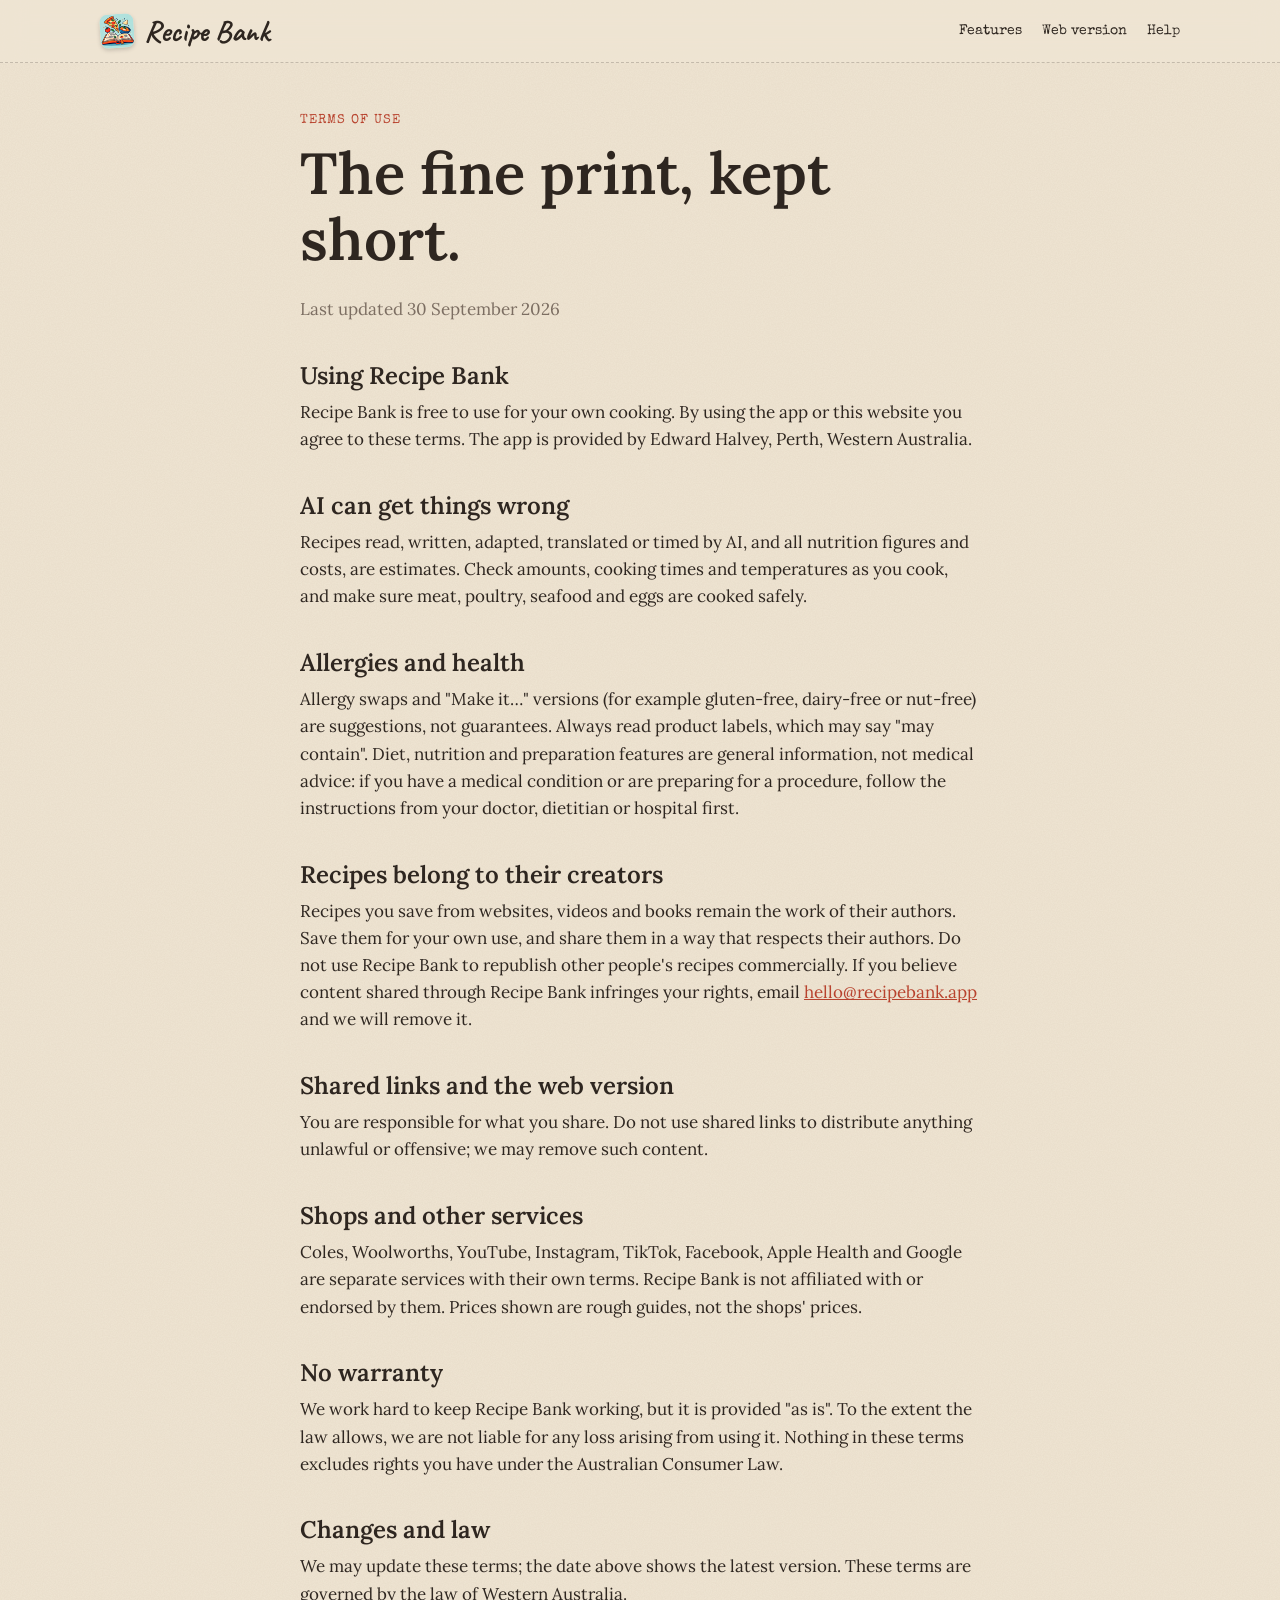
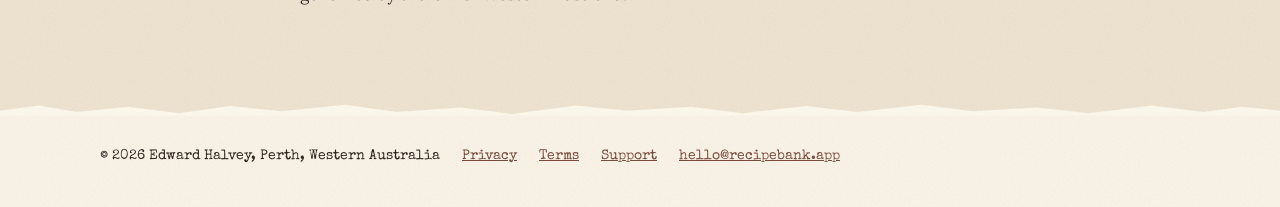
<file: terms/index.html>
<!doctype html>
<html lang="en-AU">
<head>
<meta charset="utf-8">
<script async src="https://www.googletagmanager.com/gtag/js?id=G-C3EH7R542Y"></script>
<script>window.dataLayer=window.dataLayer||[];function gtag(){dataLayer.push(arguments);}gtag('js',new Date());gtag('config','G-C3EH7R542Y');</script>
<meta name="viewport" content="width=device-width, initial-scale=1, viewport-fit=cover">
<title>Terms of use · Recipe Bank</title>
<meta name="description" content="The terms for using Recipe Bank.">
<meta property="og:title" content="Terms of use · Recipe Bank">
<meta property="og:description" content="The terms for using Recipe Bank.">
<meta property="og:image" content="https://recipebank.app/assets/og.jpg">
<meta name="theme-color" content="#EFE5D3">
<link rel="icon" href="/assets/icon-64.png">
<link rel="apple-touch-icon" href="/assets/icon-180.png">
<link rel="preconnect" href="https://fonts.googleapis.com"><link rel="preconnect" href="https://fonts.gstatic.com" crossorigin><link href="https://fonts.googleapis.com/css2?family=Caveat:wght@500;700&family=Lora:ital,wght@0,400;0,500;0,600;1,400&family=Special+Elite&display=swap" rel="stylesheet">
<link rel="stylesheet" href="/assets/site.css?v=5">

</head>
<body>
<header class="top"><div class="wrap">
<a class="brand" href="/"><img src="/assets/icon-64.png" alt="">Recipe Bank</a>
<nav><a class="hide-sm" href="/#features">Features</a><a class="hide-sm" href="/my/">Web version</a><a href="/support/">Help</a></nav>
</div></header>
<main class="doc"><div class="narrow">
<p class="eyebrow">Terms of use</p>
<h1>The fine print, kept short.</h1>
<p class="muted">Last updated 30 September 2026</p>

<h2>Using Recipe Bank</h2>
<p>Recipe Bank is free to use for your own cooking. By using the app or this website you agree to these terms. The app is provided by Edward Halvey, Perth, Western Australia.</p>

<h2>AI can get things wrong</h2>
<p>Recipes read, written, adapted, translated or timed by AI, and all nutrition figures and costs, are estimates. Check amounts, cooking times and temperatures as you cook, and make sure meat, poultry, seafood and eggs are cooked safely.</p>

<h2>Allergies and health</h2>
<p>Allergy swaps and "Make it…" versions (for example gluten-free, dairy-free or nut-free) are suggestions, not guarantees. Always read product labels, which may say "may contain". Diet, nutrition and preparation features are general information, not medical advice: if you have a medical condition or are preparing for a procedure, follow the instructions from your doctor, dietitian or hospital first.</p>

<h2>Recipes belong to their creators</h2>
<p>Recipes you save from websites, videos and books remain the work of their authors. Save them for your own use, and share them in a way that respects their authors. Do not use Recipe Bank to republish other people's recipes commercially. If you believe content shared through Recipe Bank infringes your rights, email <a href="mailto:hello@recipebank.app">hello@recipebank.app</a> and we will remove it.</p>

<h2>Shared links and the web version</h2>
<p>You are responsible for what you share. Do not use shared links to distribute anything unlawful or offensive; we may remove such content.</p>

<h2>Shops and other services</h2>
<p>Coles, Woolworths, YouTube, Instagram, TikTok, Facebook, Apple Health and Google are separate services with their own terms. Recipe Bank is not affiliated with or endorsed by them. Prices shown are rough guides, not the shops' prices.</p>

<h2>No warranty</h2>
<p>We work hard to keep Recipe Bank working, but it is provided "as is". To the extent the law allows, we are not liable for any loss arising from using it. Nothing in these terms excludes rights you have under the Australian Consumer Law.</p>

<h2>Changes and law</h2>
<p>We may update these terms; the date above shows the latest version. These terms are governed by the law of Western Australia.</p>
</div></main>
<footer><div class="wrap">
<span>© 2026 Edward Halvey, Perth, Western Australia</span>
<a href="/privacy/">Privacy</a><a href="/terms/">Terms</a><a href="/support/">Support</a><a href="mailto:hello@recipebank.app">hello@recipebank.app</a>
</div></footer>

</body>
</html>
</file>
<file: assets/site.css>
/* Recipe Bank: kitchen-table scrapbook */
:root {
  --paper: #EFE5D3; --card: #FBF6EA; --ink: #2E2620; --muted: #7C6E62; --line: #E2D6C2;
  --accent: #B8432E; --accent-ink: #fff; --herb: #5E7F5F; --blush: #F1DCCF; --sage: #E4ECE1;
  --card-paper: #FBF6EA; --card-ink: #2E2620; --rule: #BCD0E2; --margin: #E3A39A; --tape: rgba(233, 219, 178, .82);
  --serif: "Lora", ui-serif, Georgia, serif;
  --hand: "Caveat", "Bradley Hand", cursive;
  --type: "Special Elite", "American Typewriter", "Courier New", monospace;
  --sans: -apple-system, BlinkMacSystemFont, "SF Pro Text", "Segoe UI", Roboto, Helvetica, Arial, sans-serif;
  --radius: 14px;
  --grain: url("data:image/svg+xml;utf8,<svg xmlns='http://www.w3.org/2000/svg' width='240' height='240'><filter id='n'><feTurbulence type='fractalNoise' baseFrequency='.85' numOctaves='2' stitchTiles='stitch'/><feColorMatrix values='0 0 0 0 .35  0 0 0 0 .25  0 0 0 0 .15  0 0 0 .09 0'/></filter><rect width='100%' height='100%' filter='url(%23n)'/></svg>");
  color-scheme: light dark;
}
@media (prefers-color-scheme: dark) {
  :root { --paper: #231B16; --card: #2E2520; --ink: #F1E8DC; --muted: #B3A393; --line: #43372F;
          --accent: #E0735A; --herb: #8DB08E; --blush: #4A3530; --sage: #2E3A2E; --tape: rgba(222, 205, 160, .7); }
}
* { box-sizing: border-box; }
html { -webkit-text-size-adjust: 100%; }
body { margin: 0; background: var(--paper) var(--grain); color: var(--ink); font: 17px/1.6 var(--serif); }
a { color: var(--accent); }
img { max-width: 100%; height: auto; display: block; }
h1, h2, h3 { font-family: var(--serif); font-weight: 600; line-height: 1.15; margin: 0 0 .4em; }
h1 { font-size: clamp(34px, 6vw, 58px); }
h2 { font-size: clamp(26px, 4vw, 36px); }
h3 { font-size: 21px; }
p { margin: 0 0 1em; }
.wrap { max-width: 1120px; margin: 0 auto; padding: 0 20px; }
.narrow { max-width: 720px; margin: 0 auto; padding: 0 20px; }
.eyebrow { color: var(--accent); font-family: var(--type); letter-spacing: .08em; text-transform: uppercase; font-size: 13px; margin: 0 0 8px; }
.muted { color: var(--muted); }
.small { font-size: 14px; }
.hand { font-family: var(--hand); font-weight: 700; letter-spacing: 0; }

/* Header and footer */
.top { position: sticky; top: 0; z-index: 10; background: color-mix(in srgb, var(--paper) 90%, transparent);
       backdrop-filter: blur(12px); -webkit-backdrop-filter: blur(12px); border-bottom: 1px dashed color-mix(in srgb, var(--ink) 22%, transparent); }
.top .wrap { display: flex; align-items: center; gap: 12px; height: 62px; }
.brand { display: flex; align-items: center; gap: 10px; text-decoration: none; color: var(--ink); font-family: var(--hand); font-weight: 700; font-size: 30px; line-height: 1; }
.brand img { width: 34px; height: 34px; border-radius: 8px; transform: rotate(-4deg); box-shadow: 0 2px 4px rgba(0,0,0,.18); }
.top nav { margin-left: auto; display: flex; gap: 20px; font: 14px var(--type); }
.top nav a { color: var(--ink); text-decoration: none; }
.top nav a:hover { color: var(--accent); text-decoration: underline wavy; text-underline-offset: 5px; }
@media (max-width: 600px) { .top nav a.hide-sm { display: none; } }
footer { position: relative; margin-top: 70px; padding: 34px 0 44px; font: 14px var(--type); color: var(--card-ink); background: var(--card-paper) var(--grain); }
footer::before { content: ""; position: absolute; left: 0; right: 0; top: -12px; height: 13px; background: var(--card-paper);
  clip-path: polygon(0 60%, 3% 20%, 6% 70%, 10% 30%, 14% 80%, 18% 25%, 22% 65%, 27% 15%, 31% 70%, 36% 35%, 40% 85%, 45% 20%, 49% 60%, 54% 30%, 58% 80%, 63% 25%, 67% 70%, 72% 15%, 76% 65%, 81% 35%, 85% 80%, 90% 20%, 94% 70%, 97% 30%, 100% 60%, 100% 100%, 0 100%); }
footer .wrap { display: flex; flex-wrap: wrap; gap: 10px 22px; align-items: center; }
footer a { color: #7A4A3C; }

/* Buttons */
.btn { display: inline-flex; align-items: center; justify-content: center; gap: 8px; background: var(--accent); color: var(--accent-ink);
       text-decoration: none; font-weight: 600; padding: 13px 20px; border-radius: 10px; border: 0; font-size: 16px; cursor: pointer; font-family: var(--sans); }
.btn:hover { filter: brightness(1.05); }
.btn.ghost { background: transparent; color: var(--accent); box-shadow: inset 0 0 0 1.5px var(--accent); }
.btn.soft { background: var(--blush); color: var(--accent); }
.btn.small { padding: 9px 14px; font-size: 14px; border-radius: 9px; }
.btn[disabled] { opacity: .5; cursor: default; }
.stamp-btn { display: inline-block; font: 17px var(--type); text-transform: uppercase; letter-spacing: .08em; color: #fff; background: var(--accent);
  padding: 14px 24px; border-radius: 4px; text-decoration: none; transform: rotate(-1.5deg);
  box-shadow: inset 0 0 0 3px var(--accent), inset 0 0 0 5px rgba(255,255,255,.75), 0 3px 0 rgba(0,0,0,.18); transition: transform .15s; }
.stamp-btn:hover { transform: rotate(0) scale(1.03); }

/* Paper objects */
.tape { position: relative; }
.tape::before { content: ""; position: absolute; z-index: 2; top: -13px; left: 50%; width: 92px; height: 26px; background: var(--tape);
  transform: translateX(-50%) rotate(-4deg); box-shadow: 0 1px 2px rgba(0,0,0,.1);
  clip-path: polygon(0 8%, 4% 0, 8% 10%, 12% 0, 88% 0, 92% 12%, 96% 0, 100% 10%, 100% 92%, 96% 100%, 92% 88%, 88% 100%, 12% 100%, 8% 90%, 4% 100%, 0 90%); }
.polaroid { margin: 0; background: #FFFEFA; padding: 10px 10px 0; box-shadow: 0 1px 1px rgba(0,0,0,.08), 0 12px 26px -8px rgba(50, 30, 15, .4); }
.polaroid img { aspect-ratio: 1; object-fit: cover; width: 100%; }
.polaroid figcaption { font: 700 23px/1 var(--hand); color: #3A302A; text-align: center; padding: 10px 4px 14px; }
.print { margin: 0; background: #FFFEFA; padding: 8px; box-shadow: 0 12px 26px -10px rgba(50, 30, 15, .45); }
.print img { border-radius: 4px; }
.print figcaption { font: 700 22px/1.1 var(--hand); color: #3A302A; text-align: center; padding: 10px 4px 4px; }
.sticky { background: #F8E27C; color: #3A302A; padding: 18px 20px 20px; font: 600 22px/1.25 var(--hand); box-shadow: 0 14px 24px -12px rgba(60, 40, 0, .45); }
.sticky b { display: block; font-weight: 700; font-size: 26px; margin-bottom: 6px; }
.sticky span { display: block; }

/* Landing */
.scrap h2.hand { font-size: clamp(40px, 6vw, 60px); line-height: 1; margin-bottom: 26px; }

/* Hero: paper things landing on a kitchen table */
.s-hero { position: relative; padding: 64px 0 110px; overflow: clip; background: #2A1D15 url("/assets/food/table.jpg") center 18% / cover; }
.s-hero::before { content: ""; position: absolute; inset: 0; pointer-events: none;
  background: linear-gradient(100deg, rgba(18,10,5,.62) 0%, rgba(18,10,5,.28) 55%, rgba(18,10,5,.45) 100%),
              radial-gradient(ellipse at 60% 45%, transparent 40%, rgba(10,5,2,.45) 100%); }
.s-hero .wrap { position: relative; z-index: 1; display: grid; grid-template-columns: 1.02fr 1fr; gap: 44px; align-items: center; }
.note-card { position: relative; background: var(--card-paper) var(--grain); color: var(--card-ink); padding: 34px 38px 32px;
  box-shadow: 0 2px 2px rgba(0,0,0,.15), 0 34px 60px -18px rgba(0,0,0,.65); }
.note-card::before { content: ""; position: absolute; left: 0; right: 0; bottom: -11px; height: 12px; background: var(--card-paper);
  clip-path: polygon(0 0, 100% 0, 100% 40%, 96% 90%, 92% 35%, 87% 85%, 82% 30%, 77% 80%, 72% 25%, 66% 75%, 61% 30%, 55% 90%, 50% 35%, 44% 80%, 39% 25%, 33% 85%, 28% 30%, 22% 75%, 17% 20%, 11% 80%, 6% 30%, 0 70%); }
.note-card::after { content: ""; position: absolute; top: -14px; left: 38px; width: 110px; height: 28px; background: var(--tape); transform: rotate(-5deg);
  clip-path: polygon(0 8%, 4% 0, 8% 10%, 12% 0, 88% 0, 92% 12%, 96% 0, 100% 10%, 100% 92%, 96% 100%, 92% 88%, 88% 100%, 12% 100%, 8% 90%, 4% 100%, 0 90%); }
.kicker { display: inline-block; font: 13px var(--type); letter-spacing: .1em; text-transform: uppercase; color: var(--accent); margin-bottom: 12px; }
.s-hero h1 { font-family: var(--hand); font-weight: 700; font-size: clamp(52px, 7.4vw, 88px); line-height: .95; margin-bottom: 20px; color: #2A2320; }
.scribble { position: relative; white-space: nowrap; color: var(--accent); }
.ul { position: absolute; left: -2%; bottom: -.14em; width: 104%; height: .32em; overflow: visible; }
.ul path { fill: none; stroke: #B8432E; stroke-width: 4px; stroke-linecap: round; vector-effect: non-scaling-stroke;
  stroke-dasharray: 1; stroke-dashoffset: 1; animation: draw .7s ease-out 1.25s forwards; }
.ul .ul2 { stroke-width: 2.5px; opacity: .7; animation-delay: 1.55s; }
@keyframes draw { to { stroke-dashoffset: 0; } }
.s-hero .lead { font-size: 19px; max-width: 32em; color: var(--card-ink); }
.s-hero .cta { display: flex; align-items: center; gap: 22px; flex-wrap: wrap; margin-top: 24px; }
.aside { position: relative; font: 700 24px/1.05 var(--hand); color: #7C6E62; padding-left: 64px; }
.aside .arrow { position: absolute; left: -6px; top: -26px; width: 64px; transform: scaleX(-1) rotate(-20deg); color: #7C6E62; }

.collage { position: relative; aspect-ratio: 1 / 1.12; width: 100%; }
.collage > * { position: absolute; }
.c1 { width: 54%; left: 0; top: 6%; z-index: 2; }
.c3 { width: 34%; right: 2%; top: 0; z-index: 1; }
.c4 { width: 50%; left: 3%; top: 65%; z-index: 4; }
.c2 { width: 40%; right: 4%; top: 58%; z-index: 3; }
.collage .polaroid, .collage .print, .collage .sticky { box-shadow: 0 2px 2px rgba(0,0,0,.2), 0 26px 40px -14px rgba(0,0,0,.7); }

/* Things drop onto the table, each settling at its own angle; parallax rides on `translate` */
.drop { transform: rotate(var(--r, 0deg)); translate: 0 var(--py, 0px); animation: drop .85s cubic-bezier(.2, .9, .3, 1.18) var(--d, 0s) both; }
@keyframes drop {
  0% { opacity: 0; transform: translateY(-70px) rotate(calc(var(--r, 0deg) + 9deg)) scale(1.14); }
  55% { opacity: 1; }
  100% { opacity: 1; transform: translateY(0) rotate(var(--r, 0deg)) scale(1); }
}

.scroll-cue { position: absolute; z-index: 1; left: 50%; bottom: 44px; translate: -50% 0; font: 700 24px var(--hand); color: #F6EEDF;
  text-decoration: none; text-shadow: 0 2px 8px rgba(0,0,0,.6); animation: bob 2.4s ease-in-out 2s infinite; }
@keyframes bob { 50% { transform: translateY(6px); } }

/* Receipt-tape ticker */
.ticker { position: relative; z-index: 2; margin: -26px -2% 0; transform: rotate(-1.2deg); overflow: hidden; white-space: nowrap;
  background: var(--card-paper) var(--grain); color: var(--card-ink); border-block: 2px dashed #D2C3A8; padding: 12px 0;
  box-shadow: 0 14px 24px -12px rgba(40, 20, 5, .45); }
.ticker-track { display: inline-block; animation: tick 45s linear infinite; font: 17px var(--type); letter-spacing: .04em; }
.ticker span { padding: 0 6px; }
.ticker i { font-style: normal; color: var(--accent); padding: 0 14px; }
@keyframes tick { to { transform: translateX(-50%); } }

/* Sections fade up as they come into view (only when JavaScript is on and motion is allowed) */
.reveal { opacity: 0; translate: 0 26px; transition: opacity .6s ease, translate .6s cubic-bezier(.2, .8, .3, 1); }
.reveal.in { opacity: 1; translate: 0 0; }
.icard.reveal:nth-child(3n+2) { transition-delay: .08s; } .icard.reveal:nth-child(3n) { transition-delay: .16s; }
.stamps span.reveal { translate: none; scale: 1.8; transition: scale .35s cubic-bezier(.3, 1.6, .5, 1), opacity .2s; }
.stamps span.reveal.in { scale: 1; opacity: .85; }
.stamps span.reveal:nth-child(2) { transition-delay: .15s; } .stamps span.reveal:nth-child(3) { transition-delay: .3s; }

@media (max-width: 900px) {
  .s-hero { padding: 40px 0 100px; }
  .s-hero .wrap { grid-template-columns: 1fr; }
  .collage { max-width: 540px; margin: 26px auto 10px; }
}
@media (max-width: 520px) {
  .note-card { padding: 26px 22px 24px; }
  .sticky { padding: 12px 12px 14px; font-size: 17px; } .sticky b { font-size: 20px; margin-bottom: 2px; }
  .polaroid { padding: 6px 6px 0; } .polaroid figcaption { font-size: 18px; padding: 7px 2px 9px; }
  .aside { padding-left: 0; } .aside .arrow { display: none; }
  .ticker-track { font-size: 15px; }
}
@media (prefers-reduced-motion: reduce) {
  .drop, .scroll-cue, .ticker-track { animation: none !important; }
  .ul path { animation: none; stroke-dashoffset: 0; }
}

.s-tin { padding: 70px 0 30px; }
.icards { display: grid; grid-template-columns: repeat(3, 1fr); gap: 34px 30px; }
.icard { position: relative; background-color: var(--card-paper); color: var(--card-ink); padding: 18px 24px 22px; min-height: 250px;
  background-image: var(--grain);
  box-shadow: 0 1px 1px rgba(0,0,0,.08), 0 16px 28px -14px rgba(50, 30, 15, .45); }
.icard::before { content: ""; position: absolute; left: 0; right: 0; top: 66px; height: 2px; background: var(--margin); }
.icard:nth-child(3n+1) { transform: rotate(-1.2deg); }
.icard:nth-child(3n+2) { transform: rotate(.9deg) translateY(10px); }
.icard:nth-child(3n) { transform: rotate(-.4deg); }
.icard .no { position: absolute; top: 14px; right: 18px; font: 12px var(--type); color: #9A8B7C; letter-spacing: .06em; }
.icard h3 { font: 700 32px/1 var(--hand); margin: 8px 0 22px; height: 30px; color: #2A2320; }
.icard p { font: 15px/28px var(--type); margin: 0 -24px; padding: 0 24px 28px;
  background: repeating-linear-gradient(to bottom, transparent 0 27px, var(--rule) 27px 28px); }
@media (max-width: 900px) { .icards { grid-template-columns: 1fr 1fr; } }
@media (max-width: 600px) { .icards { grid-template-columns: 1fr; } .icard { transform: none !important; } }

.s-dinner { padding: 80px 0 40px; }
.s-dinner .wrap { display: grid; grid-template-columns: 1fr 1fr; gap: 50px; align-items: center; }
.dinner-photos { position: relative; aspect-ratio: 1 / 1.26; width: 100%; }
.dinner-photos .polaroid { position: absolute; width: 50%; }
.d1 { left: 0; top: 0; transform: rotate(-5deg); }
.d2 { left: 48%; top: 4%; transform: rotate(4deg); z-index: 2; }
.d3 { left: 25%; top: 52%; transform: rotate(-1.5deg); z-index: 3; }
.dinner-card { background: var(--card-paper) var(--grain); color: var(--card-ink); padding: 28px 30px 26px; transform: rotate(1deg);
  box-shadow: 0 16px 30px -14px rgba(50, 30, 15, .45); border-top: 26px solid #D9C8A8; }
.dinner-card h2.hand { font-size: clamp(36px, 4.6vw, 50px); margin-bottom: 14px; color: #2A2320; }
.dinner-card > p { font-size: 17px; }
.plan { list-style: none; margin: 18px 0 0; padding: 0; font: 700 25px/1.2 var(--hand); }
.plan li { display: flex; gap: 16px; padding: 7px 0; border-bottom: 1px dashed #CDBFA8; }
.plan li:last-child { border-bottom: 0; color: var(--accent); }
.plan time { font: 15px/1.9 var(--type); color: #8A7B6C; min-width: 46px; }
@media (max-width: 860px) {
  .s-dinner .wrap { grid-template-columns: 1fr; }
  .dinner-photos { max-width: 460px; margin: 0 auto; }
}

.s-peek { padding: 70px 0 20px; }
.prints { display: flex; gap: 30px; overflow-x: auto; padding: 24px 10px 34px; scroll-snap-type: x mandatory; }
.prints .print { flex: 0 0 210px; scroll-snap-align: start; }
.prints .print:nth-child(odd) { transform: rotate(-1.8deg); }
.prints .print:nth-child(even) { transform: rotate(1.6deg) translateY(12px); }

.s-more { padding: 60px 0 30px; }
.s-more .wrap { display: grid; grid-template-columns: 1.4fr .6fr; gap: 40px; align-items: center; }
.notebook { position: relative; background-color: #FFFEF8; color: var(--card-ink); padding: 26px 30px 28px 70px;
  background-image: linear-gradient(to right, transparent 52px, var(--margin) 52px, var(--margin) 54px, transparent 54px);
  box-shadow: 0 16px 30px -14px rgba(50, 30, 15, .45); transform: rotate(-.6deg); }
.notebook h2.hand { font-size: 44px; margin-bottom: 8px; color: #2A2320; }
.notebook ul { list-style: none; margin: 0 -30px 0 -70px; padding: 0 30px 32px 70px;
  background: repeating-linear-gradient(to bottom, transparent 0 31px, var(--rule) 31px 32px); }
.notebook li { position: relative; font-size: 16.5px; line-height: 32px; margin: 0; }
.notebook li::before { content: "✓"; position: absolute; left: -38px; top: -2px; font: 700 28px/32px var(--hand); color: var(--accent); }
.m1 { transform: rotate(4deg); }
@media (max-width: 760px) { .s-more .wrap { grid-template-columns: 1fr; } .m1 { max-width: 300px; margin: 0 auto; } .notebook { padding-left: 64px; } }

.s-private { padding: 70px 0 10px; text-align: center; }
.s-private p { max-width: 34em; margin: 0 auto 26px; font-size: 18px; }
.stamps { display: flex; justify-content: center; flex-wrap: wrap; gap: 18px 26px; margin-bottom: 34px; }
.stamps span { font: 22px var(--type); text-transform: uppercase; letter-spacing: .1em; color: var(--accent); padding: 8px 16px;
  border: 3px solid currentColor; border-radius: 6px; box-shadow: inset 0 0 0 2px var(--paper), inset 0 0 0 4px currentColor; opacity: .85; }
.stamps span:nth-child(1) { transform: rotate(-6deg); }
.stamps span:nth-child(2) { transform: rotate(3deg); }
.stamps span:nth-child(3) { transform: rotate(-2deg); }
@media (prefers-color-scheme: dark) {
  .s-hero .lead, .s-private p { color: var(--ink); }
}

.split { display: grid; grid-template-columns: 1fr 1fr; gap: 40px; align-items: center; }
@media (max-width: 760px) { .split { grid-template-columns: 1fr; } }
.check { list-style: none; padding: 0; margin: 0; }
.check li { padding-left: 30px; position: relative; margin: 10px 0; }
.check li::before { content: "✓"; position: absolute; left: 0; top: 0; color: var(--herb); font-weight: 700; }

/* Document pages */
.doc { padding: 48px 0 20px; }
.doc h2 { font-size: 24px; margin-top: 1.6em; }
.doc li { margin: 6px 0; }
.note { background: var(--card); border: 1px solid var(--line); border-radius: var(--radius); padding: 18px 20px; margin: 18px 0; }

/* Recipe view (shared links and the web version) */
.recipe-hero { position: relative; background: var(--blush); max-width: 1100px; margin: 0 auto; overflow: hidden; }
@media (min-width: 820px) { .recipe-hero { margin-top: 20px; border-radius: 24px; } .recipe-hero img { max-height: 420px; } }
.recipe-hero img { width: 100%; max-height: 460px; object-fit: cover; }
.recipe-hero .ph { height: 180px; display: grid; place-items: center; font-size: 64px; }
.recipe-body { max-width: 760px; margin: -36px auto 0; position: relative; background: var(--paper); border-radius: 26px 26px 0 0; padding: 26px 20px 20px; }
.meta { display: flex; flex-wrap: wrap; gap: 10px; margin: 12px 0 18px; }
.meta span { background: var(--card); border: 1px solid var(--line); border-radius: 12px; padding: 8px 12px; font-size: 14.5px; }
.meta b { font-weight: 650; }
.card { background: var(--card); border: 1px solid var(--line); border-radius: var(--radius); padding: 20px; margin: 16px 0; }
.card h2 { font-size: 26px; display: flex; align-items: baseline; justify-content: space-between; gap: 10px; }
.ings { list-style: none; padding: 0; margin: 0; }
.ings li { display: flex; gap: 12px; align-items: flex-start; padding: 8px 0; border-bottom: 1px solid var(--line); cursor: pointer; }
.ings li:last-child { border-bottom: 0; }
.ings .tick { flex: 0 0 22px; height: 22px; border-radius: 50%; border: 2px solid var(--line); margin-top: 2px; }
.ings li.done { opacity: .45; text-decoration: line-through; }
.ings li.done .tick { background: var(--herb); border-color: var(--herb); }
.ings .amt { font-weight: 650; }
.ings .prep { color: var(--muted); }
.group-name { color: var(--accent); font-weight: 650; margin: 14px 0 2px; font-size: 15.5px; }
.steps { list-style: none; counter-reset: s; padding: 0; margin: 0; }
.steps li { counter-increment: s; position: relative; padding: 4px 0 14px 42px; }
.steps li::before { content: counter(s); position: absolute; left: 0; top: 2px; width: 28px; height: 28px; border-radius: 50%; background: var(--accent); color: #fff; font-weight: 700; font-size: 14px; display: grid; place-items: center; }
.stepper { display: inline-flex; align-items: center; gap: 4px; background: var(--card); border: 1px solid var(--line); border-radius: 12px; padding: 3px; font-family: var(--sans); }
.stepper button { width: 32px; height: 32px; border: 0; border-radius: 9px; background: transparent; color: var(--accent); font-size: 20px; cursor: pointer; }
.stepper button:hover { background: var(--blush); }
.stepper span { min-width: 64px; text-align: center; font-weight: 600; font-size: 15px; }
.nut { display: grid; grid-template-columns: repeat(4, 1fr); gap: 8px; }
.nut div { background: var(--paper); border-radius: 12px; padding: 10px; text-align: center; }
.nut b { display: block; font-size: 19px; }
.nut small { color: var(--muted); font-size: 11.5px; letter-spacing: .08em; text-transform: uppercase; }
.actions { display: flex; flex-wrap: wrap; gap: 10px; margin: 8px 0 4px; }

/* Cook mode */
.cook { position: fixed; inset: 0; background: var(--paper); z-index: 50; display: none; flex-direction: column; }
.cook.on { display: flex; }
.cook header { display: flex; align-items: center; gap: 10px; padding: 14px 18px; border-bottom: 1px solid var(--line); }
.cook header .t { flex: 1; font-family: var(--serif); font-weight: 600; font-size: 18px; white-space: nowrap; overflow: hidden; text-overflow: ellipsis; }
.cook main { flex: 1; overflow: auto; padding: 28px 22px; max-width: 820px; margin: 0 auto; width: 100%; }
.cook .num { color: var(--accent); font-weight: 700; letter-spacing: .1em; text-transform: uppercase; font-size: 13px; }
.cook .big { font-size: clamp(24px, 3.6vw, 34px); line-height: 1.4; font-family: var(--serif); font-weight: 500; }
.cook footer { display: flex; gap: 12px; padding: 14px 18px 22px; border-top: 1px solid var(--line); margin: 0; justify-content: space-between; }
.timers { display: flex; flex-wrap: wrap; gap: 8px; margin-top: 18px; }
.timer { background: var(--sage); color: var(--ink); border: 0; border-radius: 12px; padding: 10px 14px; font-size: 16px; font-weight: 600; cursor: pointer; font-family: var(--sans); }
.timer.running { background: var(--herb); color: #fff; }
.timer.done { background: var(--accent); color: #fff; animation: pulse 1s infinite; }
@keyframes pulse { 50% { opacity: .6; } }

/* Library (web version) */
.lib-top { display: flex; flex-wrap: wrap; gap: 12px; align-items: center; margin: 26px 0 14px; }
.search { flex: 1; min-width: 220px; display: flex; align-items: center; gap: 8px; background: var(--card); border: 1px solid var(--line); border-radius: 14px; padding: 0 14px; }
.search input { flex: 1; border: 0; background: transparent; font: inherit; color: var(--ink); padding: 12px 0; outline: none; }
.chips { display: flex; gap: 8px; overflow-x: auto; padding-bottom: 6px; }
.chip { flex: 0 0 auto; border: 1px solid var(--line); background: var(--card); color: var(--ink); border-radius: 999px; padding: 7px 14px; font-size: 14.5px; cursor: pointer; font-family: var(--sans); }
.chip.on { background: var(--accent); border-color: var(--accent); color: #fff; }
.grid { display: grid; grid-template-columns: repeat(auto-fill, minmax(210px, 1fr)); gap: 18px; margin-top: 14px; }
.tile { text-decoration: none; color: var(--ink); cursor: pointer; }
.tile .img { aspect-ratio: 4 / 5; border-radius: 18px; overflow: hidden; background: var(--blush); display: grid; place-items: center; font-size: 44px; }
.tile .img img { width: 100%; height: 100%; object-fit: cover; }
.tile h3 { font-size: 17.5px; margin: 10px 0 2px; }
.tile .muted { font-size: 13.5px; }
.empty { text-align: center; padding: 60px 20px; color: var(--muted); }
.back { background: none; border: 0; color: var(--accent); font: 600 16px var(--sans); cursor: pointer; padding: 14px 0 0; }

@media print {
  .top, footer, .actions, .stepper, .back, .cook { display: none !important; }
  body { background: #fff; color: #000; }
  .recipe-body { margin: 0; }
  .card { border: 0; padding: 0; }
}

/* Live dinner status page (/d/) */
.dn { padding: 50px 0 90px; background: #2A1D15 url("/assets/food/table.jpg") center 18% / cover fixed; min-height: 80vh; }
.dn .empty { color: #F6EEDF; }
.dn-grid { display: grid; grid-template-columns: 1.1fr .9fr; gap: 40px; align-items: center; }
.dn-card { transform: rotate(-1deg); }
.dn-card h1.hand { font-size: clamp(40px, 6vw, 64px); line-height: 1; margin: 4px 0 8px; color: #2A2320; }
.dn-title { font: 600 22px var(--serif); margin: 0 0 18px; }
.dn-ready { display: flex; flex-wrap: wrap; align-items: baseline; gap: 6px 14px; margin: 6px 0 14px; }
.dn-ready span { font: 14px var(--type); text-transform: uppercase; letter-spacing: .08em; color: #8A7B6C; width: 100%; }
.dn-ready b { font: 700 64px/1 var(--hand); color: var(--accent); }
.dn-ready em { font: 700 26px var(--hand); font-style: normal; color: #5E4E42; }
.dn-bar { height: 10px; border-radius: 5px; background: #E6DCCB; overflow: hidden; }
.dn-bar i { display: block; height: 100%; background: var(--accent); border-radius: 5px; transition: width .6s; }
.dn-step { font: 15px var(--type); margin: 8px 0 4px; }
.dn-now { font: 16px/1.5 var(--serif); font-style: italic; margin: 6px 0 12px; }
.dn-live { color: #5E7F5F !important; }
.dn-stamp { display: inline-block; font: 40px var(--type); text-transform: uppercase; letter-spacing: .12em; color: var(--accent); border: 4px solid currentColor;
  padding: 6px 22px; border-radius: 8px; transform: rotate(-6deg); margin: 14px 0 18px; animation: thump .4s cubic-bezier(.3, 1.6, .5, 1) both; }
@keyframes thump { from { transform: rotate(-6deg) scale(1.8); opacity: 0; } }
.dn-side { position: relative; }
.dn-photo { width: 78%; margin: 0 auto; transform: rotate(4deg); box-shadow: 0 26px 40px -14px rgba(0,0,0,.7); }
.dn-noimg { width: 60%; aspect-ratio: 1; margin: 0 auto; display: grid; place-items: center; font-size: 90px; background: var(--card-paper); transform: rotate(4deg); }
.dn-note { width: 62%; margin: -24px 0 0 4%; transform: rotate(-3deg); position: relative; }
@media (max-width: 800px) { .dn-grid { grid-template-columns: 1fr; } .dn-photo { width: 70%; } .dn-ready b { font-size: 52px; } }
</file>
